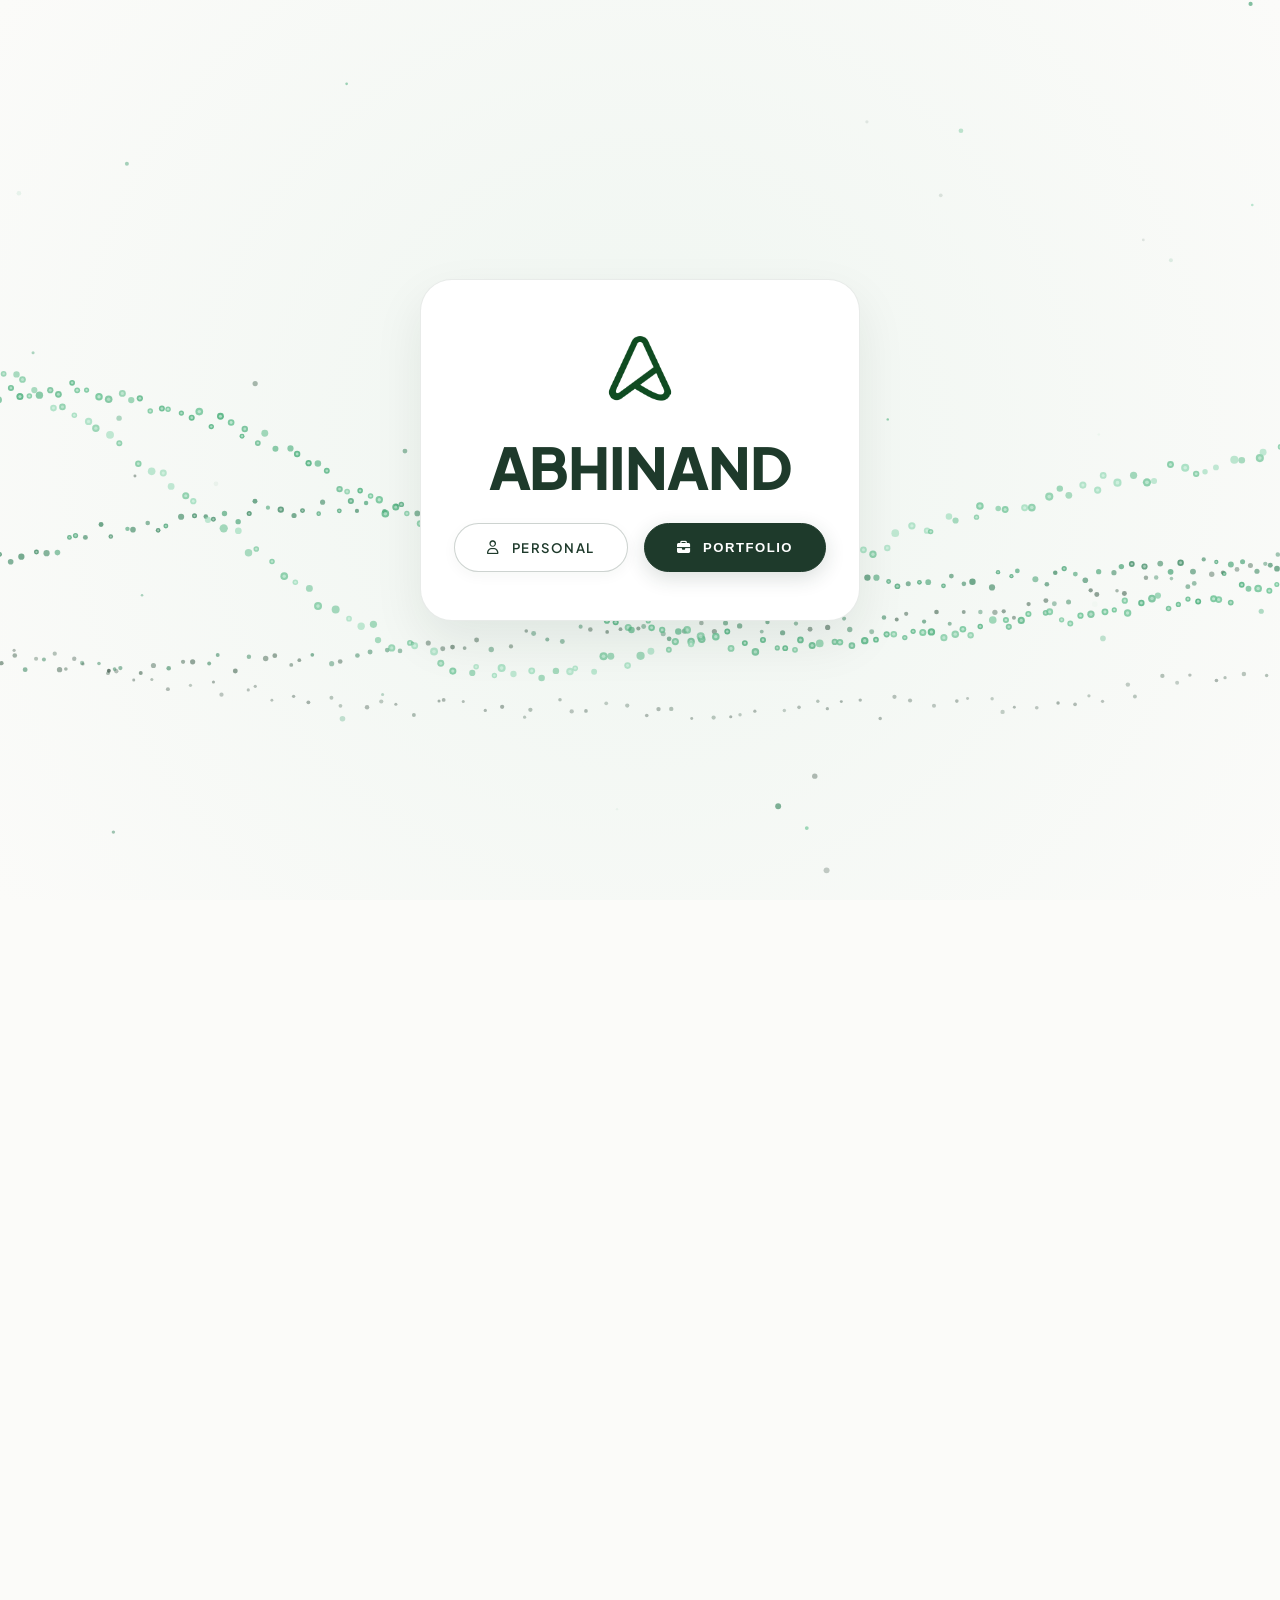
<file: index.html>
<!DOCTYPE html>
<html lang="en">
<head>
    <meta charset="UTF-8">
    <meta name="viewport" content="width=device-width, initial-scale=1.0, maximum-scale=5.0, viewport-fit=cover">
    <title>Abhinand V S | Portfolio</title>
    <link rel="preconnect" href="https://fonts.googleapis.com">
    <link rel="preconnect" href="https://fonts.gstatic.com" crossorigin>
    <link href="https://fonts.googleapis.com/css2?family=Plus+Jakarta+Sans:wght@300;400;500;600;700;800&family=Cormorant+Garamond:ital,wght@0,300;0,400;0,500;0,600;0,700;1,400;1,600&family=Montserrat:wght@300;400;500;600;700&display=swap" rel="stylesheet">
    <link rel="stylesheet" href="styles_royal.css">
    <link rel="stylesheet" href="https://cdnjs.cloudflare.com/ajax/libs/font-awesome/6.4.0/css/all.min.css">
</head>
<body class="entry-active">

    <!-- Google Gemini Atmospheric Blurred Animated Aura -->
    <div class="gemini-bg-mesh" aria-hidden="true">
        <div class="mesh-orb mesh-orb-1"></div>
        <div class="mesh-orb mesh-orb-2"></div>
        <div class="mesh-orb mesh-orb-3"></div>
        <div class="mesh-orb mesh-orb-4"></div>
        <div class="mesh-orb mesh-orb-5"></div>
    </div>

    <!-- Entry Portal / Launch Page -->
    <div id="entry-portal">
        <canvas id="portal-particles" class="portal-particles-canvas"></canvas>
        <div class="entry-card-container">
            <div class="entry-content" id="portal-card">
                <!-- Clean Logo (no circles or effects) -->
                <div class="portal-logo-wrapper">
                    <img src="assets/logo_transparent.png" alt="Abhinand Logo" class="portal-logo-img">
                </div>

                <div class="portal-brand-text">
                    <h1 class="gold-text">ABHINAND</h1>
                </div>

                <div class="entry-cards">
                    <a href="memories.html" class="royal-btn portal-btn-secondary" id="btn-personal">
                        <i class="far fa-user"></i>
                        <span>Personal</span>
                    </a>
                    <button id="btn-professional" class="royal-btn primary-btn portal-btn-primary">
                        <i class="fas fa-briefcase"></i>
                        <span>Portfolio</span>
                    </button>
                </div>
            </div>
        </div>
    </div>

    <!-- Coming Soon Toast -->
    <div id="coming-soon-toast" class="coming-soon-toast">
        <i class="fas fa-hourglass-half"></i>
        <span>Coming Soon</span>
    </div>

    <!-- Main Navigation -->
    <nav class="royal-nav" id="royal-nav">
        <div class="nav-brand">
            <img src="assets/logo_transparent.png" alt="Logo" class="nav-brand-logo">
            <span class="nav-logo">ABHINAND</span>
        </div>
        <button class="nav-hamburger" id="nav-toggle" aria-label="Toggle navigation menu" aria-expanded="false" type="button">
            <span class="hamburger-bar"></span>
            <span class="hamburger-bar"></span>
            <span class="hamburger-bar"></span>
        </button>
        <div class="nav-links" id="nav-menu">
            <a href="#about">ABOUT</a>
            <a href="#skills">SKILLS</a>
            <a href="projects.html">PROJECTS</a>
            <a href="#experience">EXPERIENCE</a>
        </div>
    </nav>
    <div class="nav-backdrop" id="nav-backdrop"></div>

    <main class="container">
        <!-- Hero -->
        <section id="hero" class="hero-section">
            <div class="hero-text">
                <h2><span class="typewriter-text">Embedded Systems Engineer</span><span class="typewriter-cursor">|</span></h2>
                <h1 class="hero-name"><span class="typewriter-name-first">ABHINAND</span> <span class="typewriter-name-last">VS</span><span class="typewriter-name-cursor">|</span></h1>
                <p>Crafting intuitive digital and physical experiences with strategy, beauty, and purpose.</p>
                <a href="projects.html" class="royal-btn primary-btn">Explore Work</a>
            </div>
            <div class="hero-visual">
                <div class="profile-frame">
                    <img src="assets/Firefly.png" alt="Abhinand">
                </div>
            </div>
        </section>

        <!-- About -->
        <section id="about">
            <h2 class="section-title">About</h2>
            <div class="full-width about-card">
                <p class="about-text-waveform">With a strong foundation in Electronics and Communication Engineering, my journey involves a blend of technical precision and creative exploration in photography and art. I strive to build robust, efficient, and innovative systems.</p>
                <div class="contact-chips">
                    <a href="https://www.linkedin.com/in/abhinand-v-s-8479b6273?utm_source=share_via&utm_content=profile&utm_medium=member_android" target="_blank" class="royal-btn"><i class="fab fa-linkedin"></i> Get in touch</a>
                </div>
            </div>
        </section>

        <!-- Skills -->
        <section id="skills">
            <h2 class="section-title">Capabilities</h2>
            <div class="grid-3">
                <a href="resume.html" class="royal-card">
                    <i class="fas fa-scroll"></i>
                    <h3>Resume</h3>
                    <p>View my full CV — experience, skills, and education all in one place.</p>
                </a>
                <a href="projects.html" class="royal-card">
                    <i class="fas fa-layer-group"></i>
                    <h3>Projects</h3>
                    <p>Personal builds, engineering projects & technical innovations.</p>
                </a>
                <a href="technical-skills.html" class="royal-card">
                    <i class="fas fa-microchip"></i>
                    <h3>Technical Skill</h3>
                    <p>Electronics, IoT, Wireless Comm, & Embedded Systems Engineering.</p>
                </a>
            </div>
        </section>

        <!-- Experience -->
        <section id="experience">
            <h2 class="section-title">Experience & Education</h2>
            <div class="timeline">
                <div class="timeline-card">
                    <span class="timeline-date">OCT 2024 - Current</span>
                    <h3>Engineer</h3>
                    <p>CDAC TVM</p>
                </div>
                <div class="timeline-card">
                    <span class="timeline-date">2024</span>
                    <h3>B.Tech in Electronics & Communication</h3>
                    <p>Sree Chitra Thirunal College of Engineering</p>
                </div>
                <div class="timeline-card">
                    <span class="timeline-date">2021</span>
                    <h3>Diploma in Electronics Engineering</h3>
                    <p>Central Polytechnic College</p>
                </div>
            </div>
        </section>
    </main>

    <!-- Page Switcher Button -->
    <button id="switch-to-portal" class="page-switch-btn" title="Open Selection Page">
        <i class="fas fa-exchange-alt"></i><span> Switch</span>
    </button>

    <script src="gemini-particles.js"></script>
    <script src="script_glass.js"></script>
</body>
</html>
</file>
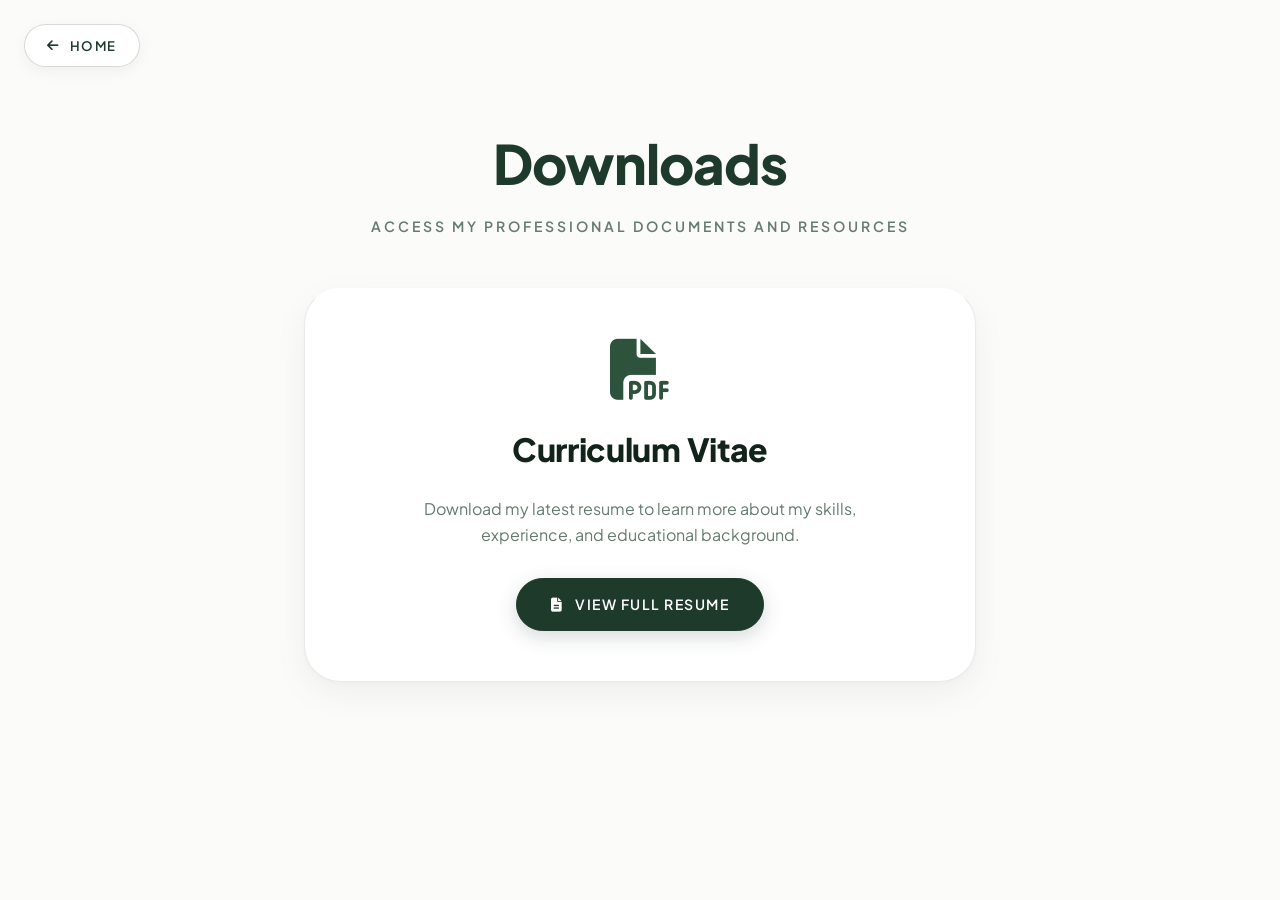
<file: download.html>
<!DOCTYPE html>
<html lang="en">

<head>
    <meta charset="UTF-8">
    <meta name="viewport" content="width=device-width, initial-scale=1.0">
    <title>Downloads | Abhinand V S</title>
    <!-- Fonts -->
    <link rel="preconnect" href="https://fonts.googleapis.com">
    <link rel="preconnect" href="https://fonts.gstatic.com" crossorigin>
    <link href="https://fonts.googleapis.com/css2?family=Plus+Jakarta+Sans:wght@300;400;500;600;700;800&family=Cormorant+Garamond:ital,wght@0,300;0,400;0,500;0,600;0,700;1,400;1,600&family=Montserrat:wght@300;400;500;600;700&display=swap" rel="stylesheet">
    <!-- Icons -->
    <link rel="stylesheet" href="https://cdnjs.cloudflare.com/ajax/libs/font-awesome/6.4.0/css/all.min.css">
    <!-- Styles -->
    <link rel="stylesheet" href="styles_royal.css">
    <style>
        .page-header {
            text-align: center;
            padding: 120px 20px 30px;
        }

        .page-header h1 {
            font-size: 3.4rem;
            letter-spacing: -0.02em;
            color: var(--forest-primary);
            font-weight: 800;
            margin-bottom: 8px;
        }

        .page-header p {
            color: var(--text-muted);
            font-size: 0.88rem;
            letter-spacing: 3px;
            text-transform: uppercase;
            font-weight: 600;
        }

        .back-nav {
            position: fixed;
            top: 24px;
            left: 24px;
            z-index: 1000;
        }

        .back-btn {
            display: inline-flex;
            align-items: center;
            gap: 10px;
            padding: 10px 22px;
            background: #ffffff;
            border: 1px solid rgba(30, 58, 43, 0.18);
            border-radius: var(--radius-full);
            color: var(--forest-primary);
            text-decoration: none;
            font-size: 0.82rem;
            font-weight: 600;
            letter-spacing: 1.5px;
            text-transform: uppercase;
            box-shadow: 0 4px 15px rgba(22, 47, 33, 0.05);
            transition: all 0.3s ease;
        }

        .back-btn:hover {
            background: var(--forest-primary);
            color: #ffffff;
            transform: translateY(-2px);
            box-shadow: 0 8px 20px rgba(30, 58, 43, 0.2);
        }

        .download-container {
            max-width: 720px;
            margin: 0 auto;
            padding: 20px 24px 100px;
            position: relative;
            z-index: 2;
        }
        
        .download-card {
            background: #ffffff;
            border: var(--liquid-border);
            border-top: var(--liquid-border-top);
            border-radius: var(--radius-xl);
            padding: 50px 36px;
            text-align: center;
            transition: all 0.4s ease;
            box-shadow: var(--liquid-shadow);
            display: flex;
            flex-direction: column;
            align-items: center;
            gap: 20px;
        }

        .download-card:hover {
            transform: translateY(-6px);
            border-color: rgba(30, 58, 43, 0.22);
            box-shadow: var(--liquid-shadow-hover);
        }

        .download-icon {
            font-size: 3.8rem;
            color: var(--forest-accent);
            margin-bottom: 5px;
        }

        .download-title {
            font-size: 2rem;
            font-weight: 800;
            letter-spacing: -0.01em;
            color: var(--forest-deep);
            margin: 0;
        }

        .download-desc {
            color: var(--text-muted);
            font-size: 1rem;
            max-width: 480px;
            line-height: 1.65;
            margin: 0;
        }

        .download-btn {
            display: inline-flex;
            align-items: center;
            gap: 12px;
            background: var(--forest-primary);
            color: #ffffff;
            padding: 14px 34px;
            border-radius: var(--radius-full);
            text-decoration: none;
            font-weight: 600;
            font-size: 0.88rem;
            letter-spacing: 1.5px;
            text-transform: uppercase;
            transition: all 0.3s ease;
            border: 1px solid var(--forest-primary);
            cursor: pointer;
            box-shadow: 0 6px 20px rgba(30, 58, 43, 0.18);
            margin-top: 10px;
        }

        .download-btn:hover {
            background: var(--forest-accent);
            transform: translateY(-2px);
            box-shadow: 0 10px 28px rgba(30, 58, 43, 0.28);
        }

        @media (max-width: 600px) {
            .page-header { padding: 90px 16px 20px; }
            .page-header h1 { font-size: clamp(2.1rem, 8vw, 2.7rem); }
            .download-container { padding: 10px 16px 80px; }
            .download-card { padding: 36px 20px; border-radius: var(--radius-lg); }
            .download-title { font-size: 1.6rem; }
            .download-desc { font-size: 0.92rem; }
            .download-btn { width: 100%; justify-content: center; }
            .back-nav { top: 16px; left: 16px; }
        }
    </style>
</head>

<body>
    <!-- Navigation Back Button -->
    <nav class="back-nav">
        <a href="index.html" class="back-btn">
            <i class="fas fa-arrow-left"></i> Home
        </a>
    </nav>

    <!-- Page Header -->
    <header class="page-header">
        <h1 class="page-title">Downloads</h1>
        <p class="page-subtitle">Access my professional documents and resources</p>
    </header>

    <!-- Download Content -->
    <section class="download-container">
        <div class="download-card">
            <i class="fas fa-file-pdf download-icon"></i>
            <h2 class="download-title">Curriculum Vitae</h2>
            <p class="download-desc">Download my latest resume to learn more about my skills, experience, and educational background.</p>
            <a href="resume.html" class="download-btn">
                <i class="fas fa-file-alt"></i> View Full Resume
            </a>
        </div>
    </section>

</body>

</html>
</file>
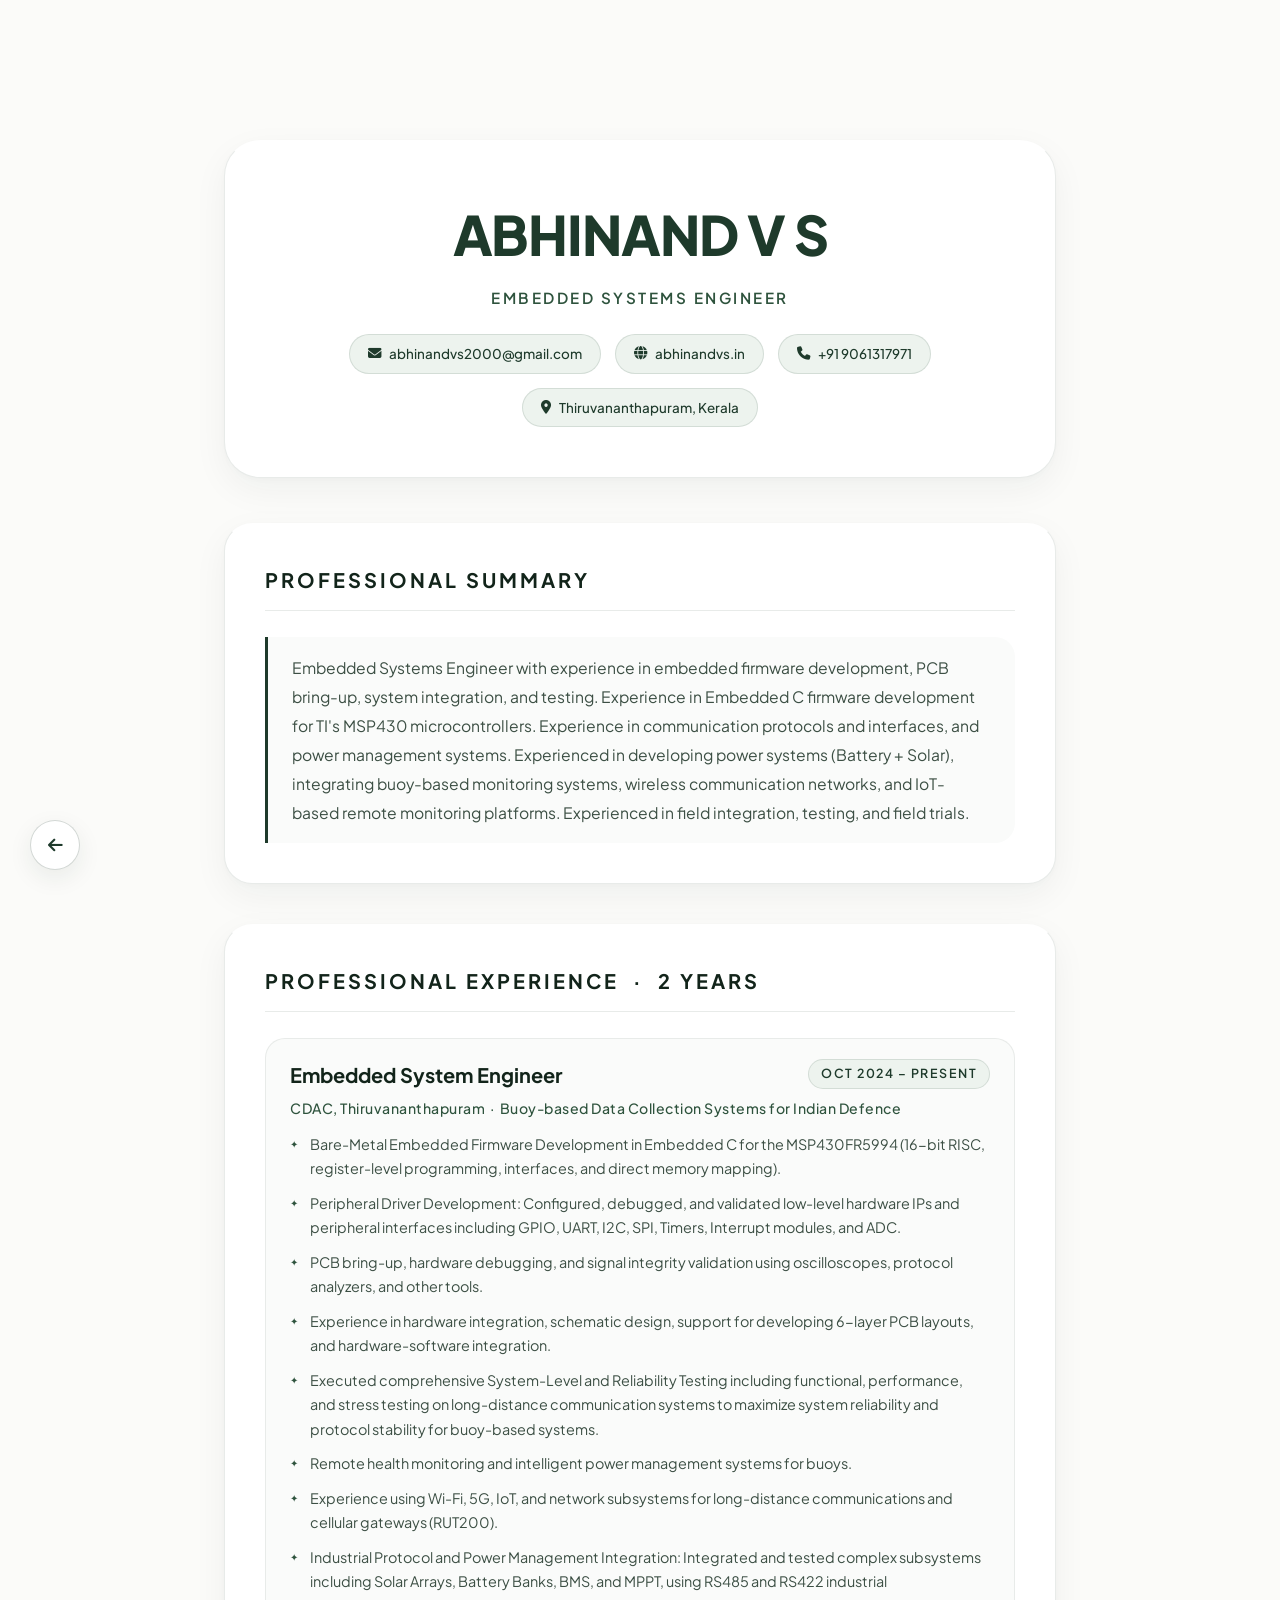
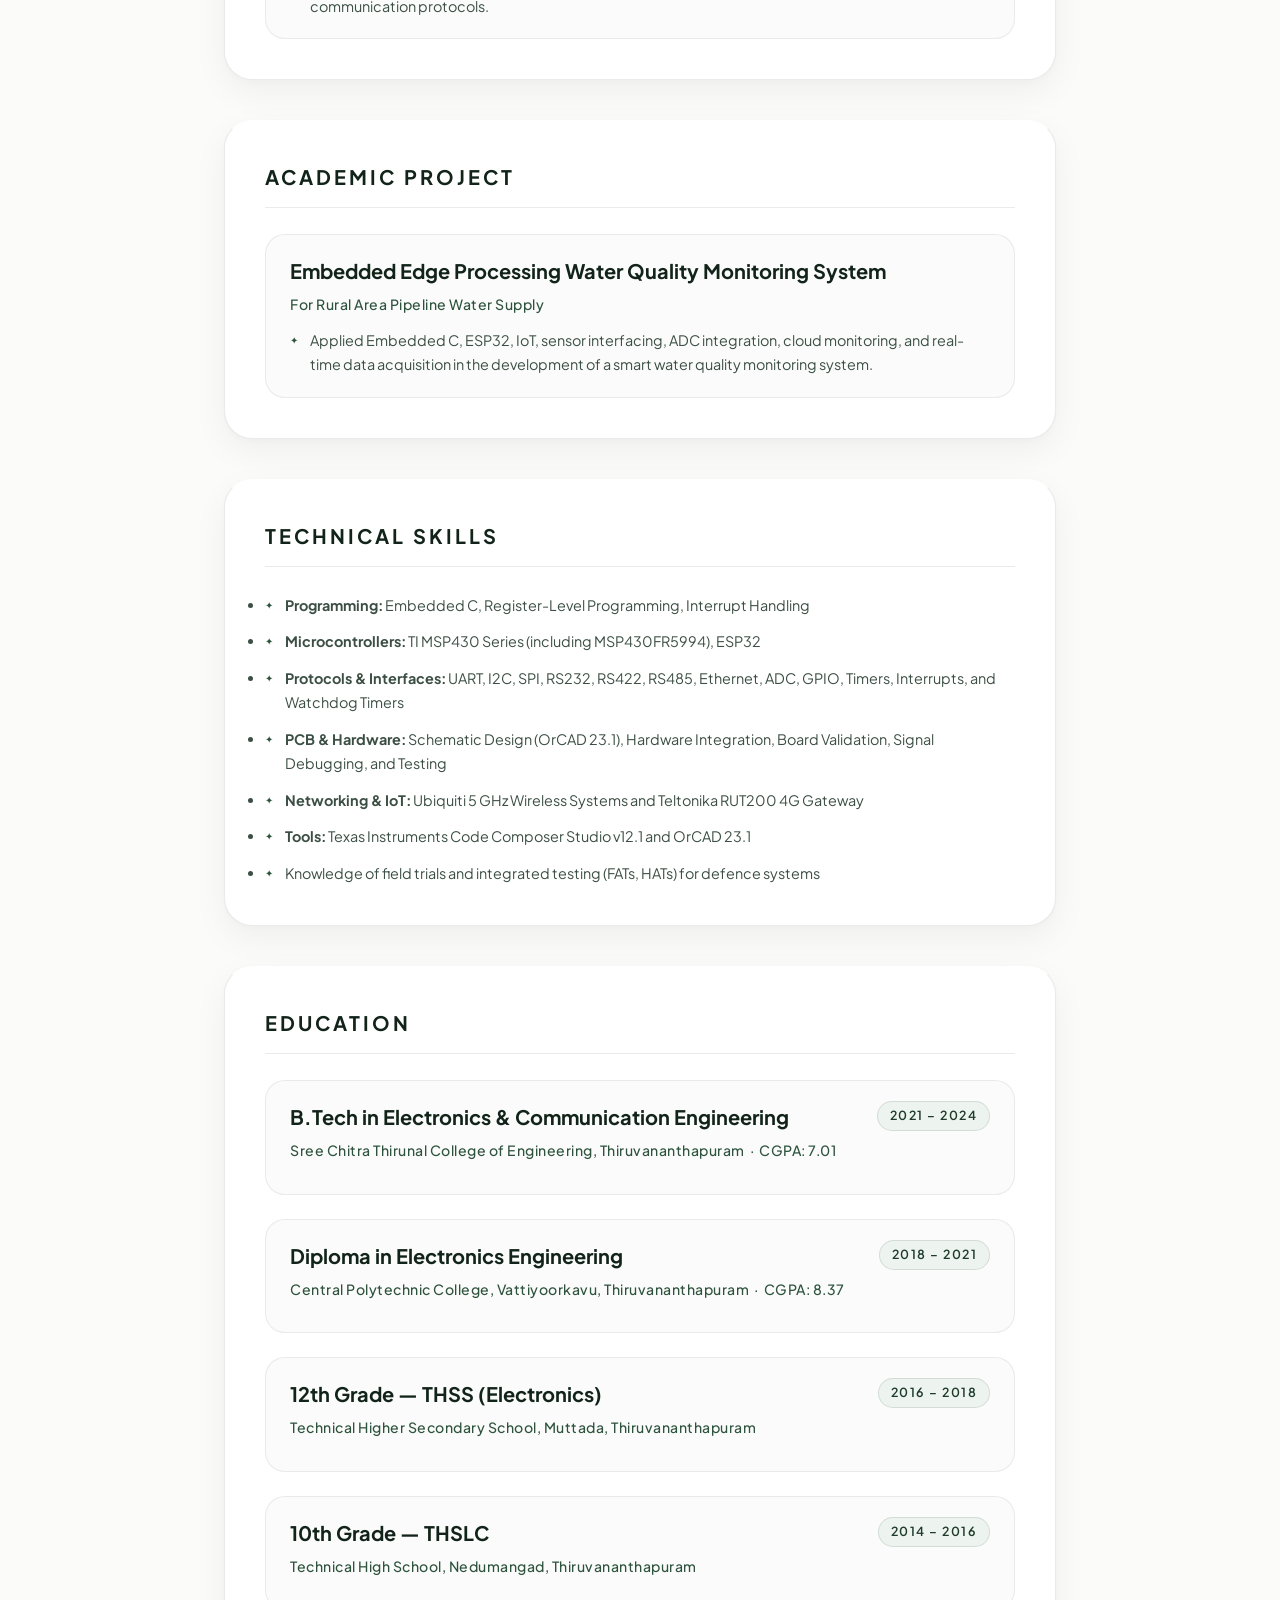
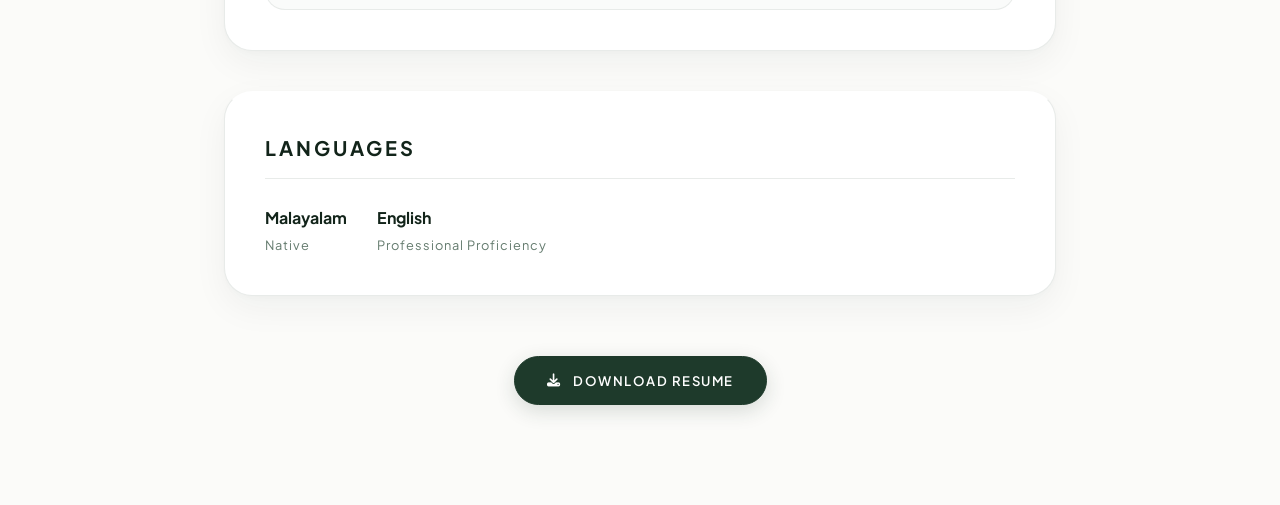
<file: resume.html>
<!DOCTYPE html>
<html lang="en">
<head>
    <meta charset="UTF-8">
    <meta name="viewport" content="width=device-width, initial-scale=1.0">
    <title>Resume | Abhinand V S</title>
    <link href="https://fonts.googleapis.com/css2?family=Cormorant+Garamond:ital,wght@0,300;0,400;0,500;0,600;1,400&family=Montserrat:wght@300;400;500&display=swap" rel="stylesheet">
    <link rel="stylesheet" href="styles_royal.css">
    <link rel="stylesheet" href="https://cdnjs.cloudflare.com/ajax/libs/font-awesome/6.4.0/css/all.min.css">
    <style>
        .resume-wrapper {
            max-width: 880px;
            margin: 0 auto;
            padding: 140px 24px 100px;
        }

        /* Resume header */
        .resume-header {
            text-align: center;
            background: var(--surface-card);
            border: var(--liquid-border);
            border-top: var(--liquid-border-top);
            border-radius: var(--radius-xl);
            padding: 50px 30px;
            margin-bottom: 45px;
            box-shadow: var(--liquid-shadow);
        }

        .resume-header h1 {
            font-size: 3.4rem;
            letter-spacing: -0.02em;
            color: var(--forest-primary);
            margin-bottom: 8px;
            font-weight: 800;
        }

        .resume-header .title {
            font-size: 0.95rem;
            letter-spacing: 2.5px;
            text-transform: uppercase;
            color: var(--forest-accent);
            font-weight: 600;
            margin-bottom: 24px;
        }

        .resume-contact {
            display: flex;
            flex-wrap: wrap;
            justify-content: center;
            gap: 14px;
            margin-top: 16px;
        }

        .resume-contact a, .resume-contact span {
            color: var(--forest-primary);
            text-decoration: none;
            font-size: 0.84rem;
            font-weight: 500;
            display: flex;
            align-items: center;
            gap: 8px;
            padding: 8px 18px;
            border-radius: var(--radius-full);
            background: var(--sage-pill);
            border: 1px solid rgba(30, 58, 43, 0.12);
            transition: all 0.3s ease;
        }

        .resume-contact a:hover {
            color: #ffffff;
            border-color: var(--forest-primary);
            background: var(--forest-primary);
            transform: translateY(-2px);
            box-shadow: 0 6px 18px rgba(30, 58, 43, 0.18);
        }

        /* Sections */
        .resume-section {
            margin-bottom: 40px;
            background: var(--surface-card);
            border: var(--liquid-border);
            border-top: var(--liquid-border-top);
            border-radius: var(--radius-lg);
            padding: 40px;
            box-shadow: var(--liquid-shadow);
            transition: transform 0.35s ease, border-color 0.35s ease;
        }

        .resume-section:hover {
            border-color: rgba(30, 58, 43, 0.22);
            transform: translateY(-3px);
            box-shadow: var(--liquid-shadow-hover);
        }

        .resume-section-title {
            font-size: 1.25rem;
            letter-spacing: 3px;
            text-transform: uppercase;
            color: var(--forest-deep);
            font-family: var(--font-body);
            font-weight: 700;
            padding-bottom: 14px;
            border-bottom: 1px solid rgba(30, 58, 43, 0.1);
            margin-bottom: 26px;
        }

        .resume-block {
            margin-bottom: 24px;
            padding: 20px 24px;
            background: #fafbfa;
            border: 1px solid rgba(30, 58, 43, 0.08);
            border-radius: var(--radius-md);
            transition: all 0.3s ease;
        }

        .resume-block:last-child {
            margin-bottom: 0;
        }

        .resume-block:hover {
            border-color: rgba(30, 58, 43, 0.2);
            background: #f4f8f5;
        }

        .resume-block-header {
            display: flex;
            justify-content: space-between;
            align-items: flex-start;
            flex-wrap: wrap;
            gap: 8px;
            margin-bottom: 6px;
        }

        .resume-block-header h3 {
            font-size: 1.25rem;
            color: var(--forest-deep);
            font-weight: 700;
        }

        .resume-block-header .date {
            color: var(--forest-primary);
            font-size: 0.78rem;
            font-weight: 600;
            letter-spacing: 1.5px;
            text-transform: uppercase;
            white-space: nowrap;
            padding: 4px 12px;
            border-radius: var(--radius-full);
            background: var(--sage-pill);
            border: 1px solid rgba(30, 58, 43, 0.12);
        }

        .resume-block .org {
            color: var(--forest-accent);
            font-size: 0.88rem;
            font-weight: 500;
            margin-bottom: 12px;
            letter-spacing: 0.5px;
        }

        .resume-block ul {
            list-style: none;
            padding: 0;
            display: flex;
            flex-direction: column;
            gap: 10px;
        }

        .resume-block ul li {
            color: var(--text-body);
            font-size: 0.9rem;
            line-height: 1.7;
            padding-left: 20px;
            position: relative;
        }

        .resume-block ul li::before {
            content: '✦';
            position: absolute;
            left: 0;
            color: var(--forest-accent);
            font-size: 0.6rem;
            top: 4px;
        }

        /* Summary */
        .resume-summary {
            color: var(--text-body);
            font-size: 0.98rem;
            line-height: 1.85;
            border-left: 3px solid var(--forest-primary);
            padding: 16px 24px;
            background: #fafbfa;
            border-radius: 0 var(--radius-md) var(--radius-md) 0;
        }

        /* Skills grid */
        .skills-list {
            display: flex;
            flex-direction: column;
            gap: 12px;
        }

        .skills-list li {
            color: var(--text-body);
            font-size: 0.9rem;
            line-height: 1.7;
            padding-left: 20px;
            position: relative;
        }

        .skills-list li::before {
            content: '✦';
            position: absolute;
            left: 0;
            color: var(--forest-accent);
            font-size: 0.6rem;
            top: 4px;
        }

        /* Languages */
        .lang-grid {
            display: flex;
            gap: 30px;
        }

        .lang-item {
            display: flex;
            flex-direction: column;
            gap: 4px;
        }

        .lang-item strong {
            color: var(--forest-deep);
            font-size: 1rem;
            font-family: var(--font-heading);
            font-weight: 700;
        }

        .lang-item span {
            color: var(--text-muted);
            font-size: 0.8rem;
            letter-spacing: 1px;
        }

        /* Download button */
        .resume-actions {
            display: flex;
            justify-content: center;
            margin-top: 60px;
        }

        @media (max-width: 600px) {
            .resume-wrapper { padding: 90px 16px 70px; }
            .resume-header { padding: 34px 18px; margin-bottom: 30px; }
            .resume-header h1 { font-size: clamp(2rem, 7.5vw, 2.5rem); }
            .resume-card { padding: 26px 18px; }
            .resume-block-header { flex-direction: column; align-items: flex-start; gap: 6px; }
            .lang-grid { flex-direction: column; gap: 14px; }
            .resume-contact { gap: 10px; }
        }
    </style>
</head>
<body>

    <!-- Switch Button -->
    <a href="index.html" class="page-switch-btn" title="Back to Portfolio">
        <i class="fas fa-arrow-left"></i>
    </a>

    <div class="resume-wrapper">

        <!-- Header -->
        <div class="resume-header">
            <h1>ABHINAND V S</h1>
            <p class="title">Embedded Systems Engineer</p>
            <div class="resume-contact">
                <a href="mailto:abhinandvs2000@gmail.com"><i class="fas fa-envelope"></i> abhinandvs2000@gmail.com</a>
                <a href="https://abhinandvs.in/" target="_blank"><i class="fas fa-globe"></i> abhinandvs.in</a>
                <span><i class="fas fa-phone"></i> +91 9061317971</span>
                <span><i class="fas fa-map-marker-alt"></i> Thiruvananthapuram, Kerala</span>
            </div>
        </div>

        <!-- Summary -->
        <div class="resume-section">
            <h2 class="resume-section-title">Professional Summary</h2>
            <p class="resume-summary">
                Embedded Systems Engineer with experience in embedded firmware development, PCB bring-up, system integration, and testing. Experience in Embedded C firmware development for TI's MSP430 microcontrollers. Experience in communication protocols and interfaces, and power management systems. Experienced in developing power systems (Battery + Solar), integrating buoy-based monitoring systems, wireless communication networks, and IoT-based remote monitoring platforms. Experienced in field integration, testing, and field trials.
            </p>
        </div>

        <!-- Experience -->
        <div class="resume-section">
            <h2 class="resume-section-title">Professional Experience &nbsp;·&nbsp; 2 Years</h2>
            <div class="resume-block">
                <div class="resume-block-header">
                    <h3>Embedded System Engineer</h3>
                    <span class="date">Oct 2024 – Present</span>
                </div>
                <p class="org">CDAC, Thiruvananthapuram &nbsp;·&nbsp; Buoy-based Data Collection Systems for Indian Defence</p>
                <ul>
                    <li>Bare-Metal Embedded Firmware Development in Embedded C for the MSP430FR5994 (16-bit RISC, register-level programming, interfaces, and direct memory mapping).</li>
                    <li>Peripheral Driver Development: Configured, debugged, and validated low-level hardware IPs and peripheral interfaces including GPIO, UART, I2C, SPI, Timers, Interrupt modules, and ADC.</li>
                    <li>PCB bring-up, hardware debugging, and signal integrity validation using oscilloscopes, protocol analyzers, and other tools.</li>
                    <li>Experience in hardware integration, schematic design, support for developing 6-layer PCB layouts, and hardware-software integration.</li>
                    <li>Executed comprehensive System-Level and Reliability Testing including functional, performance, and stress testing on long-distance communication systems to maximize system reliability and protocol stability for buoy-based systems.</li>
                    <li>Remote health monitoring and intelligent power management systems for buoys.</li>
                    <li>Experience using Wi-Fi, 5G, IoT, and network subsystems for long-distance communications and cellular gateways (RUT200).</li>
                    <li>Industrial Protocol and Power Management Integration: Integrated and tested complex subsystems including Solar Arrays, Battery Banks, BMS, and MPPT, using RS485 and RS422 industrial communication protocols.</li>
                </ul>
            </div>
        </div>

        <!-- Academic Project -->
        <div class="resume-section">
            <h2 class="resume-section-title">Academic Project</h2>
            <div class="resume-block">
                <div class="resume-block-header">
                    <h3>Embedded Edge Processing Water Quality Monitoring System</h3>
                </div>
                <p class="org">For Rural Area Pipeline Water Supply</p>
                <ul>
                    <li>Applied Embedded C, ESP32, IoT, sensor interfacing, ADC integration, cloud monitoring, and real-time data acquisition in the development of a smart water quality monitoring system.</li>
                </ul>
            </div>
        </div>

        <!-- Technical Skills -->
        <div class="resume-section">
            <h2 class="resume-section-title">Technical Skills</h2>
            <ul class="skills-list">
                <li><strong>Programming:</strong> Embedded C, Register-Level Programming, Interrupt Handling</li>
                <li><strong>Microcontrollers:</strong> TI MSP430 Series (including MSP430FR5994), ESP32</li>
                <li><strong>Protocols & Interfaces:</strong> UART, I2C, SPI, RS232, RS422, RS485, Ethernet, ADC, GPIO, Timers, Interrupts, and Watchdog Timers</li>
                <li><strong>PCB & Hardware:</strong> Schematic Design (OrCAD 23.1), Hardware Integration, Board Validation, Signal Debugging, and Testing</li>
                <li><strong>Networking & IoT:</strong> Ubiquiti 5 GHz Wireless Systems and Teltonika RUT200 4G Gateway</li>
                <li><strong>Tools:</strong> Texas Instruments Code Composer Studio v12.1 and OrCAD 23.1</li>
                <li>Knowledge of field trials and integrated testing (FATs, HATs) for defence systems</li>
            </ul>
        </div>

        <!-- Education -->
        <div class="resume-section">
            <h2 class="resume-section-title">Education</h2>

            <div class="resume-block">
                <div class="resume-block-header">
                    <h3>B.Tech in Electronics & Communication Engineering</h3>
                    <span class="date">2021 – 2024</span>
                </div>
                <p class="org">Sree Chitra Thirunal College of Engineering, Thiruvananthapuram &nbsp;·&nbsp; CGPA: 7.01</p>
            </div>

            <div class="resume-block">
                <div class="resume-block-header">
                    <h3>Diploma in Electronics Engineering</h3>
                    <span class="date">2018 – 2021</span>
                </div>
                <p class="org">Central Polytechnic College, Vattiyoorkavu, Thiruvananthapuram &nbsp;·&nbsp; CGPA: 8.37</p>
            </div>

            <div class="resume-block">
                <div class="resume-block-header">
                    <h3>12th Grade — THSS (Electronics)</h3>
                    <span class="date">2016 – 2018</span>
                </div>
                <p class="org">Technical Higher Secondary School, Muttada, Thiruvananthapuram</p>
            </div>

            <div class="resume-block">
                <div class="resume-block-header">
                    <h3>10th Grade — THSLC</h3>
                    <span class="date">2014 – 2016</span>
                </div>
                <p class="org">Technical High School, Nedumangad, Thiruvananthapuram</p>
            </div>
        </div>

        <!-- Languages -->
        <div class="resume-section">
            <h2 class="resume-section-title">Languages</h2>
            <div class="lang-grid">
                <div class="lang-item">
                    <strong>Malayalam</strong>
                    <span>Native</span>
                </div>
                <div class="lang-item">
                    <strong>English</strong>
                    <span>Professional Proficiency</span>
                </div>
            </div>
        </div>

        <!-- Actions -->
        <div class="resume-actions">
            <a href="download.html" class="royal-btn primary-btn">
                <i class="fas fa-download"></i> Download Resume
            </a>
        </div>

    </div>
</body>
</html>
</file>
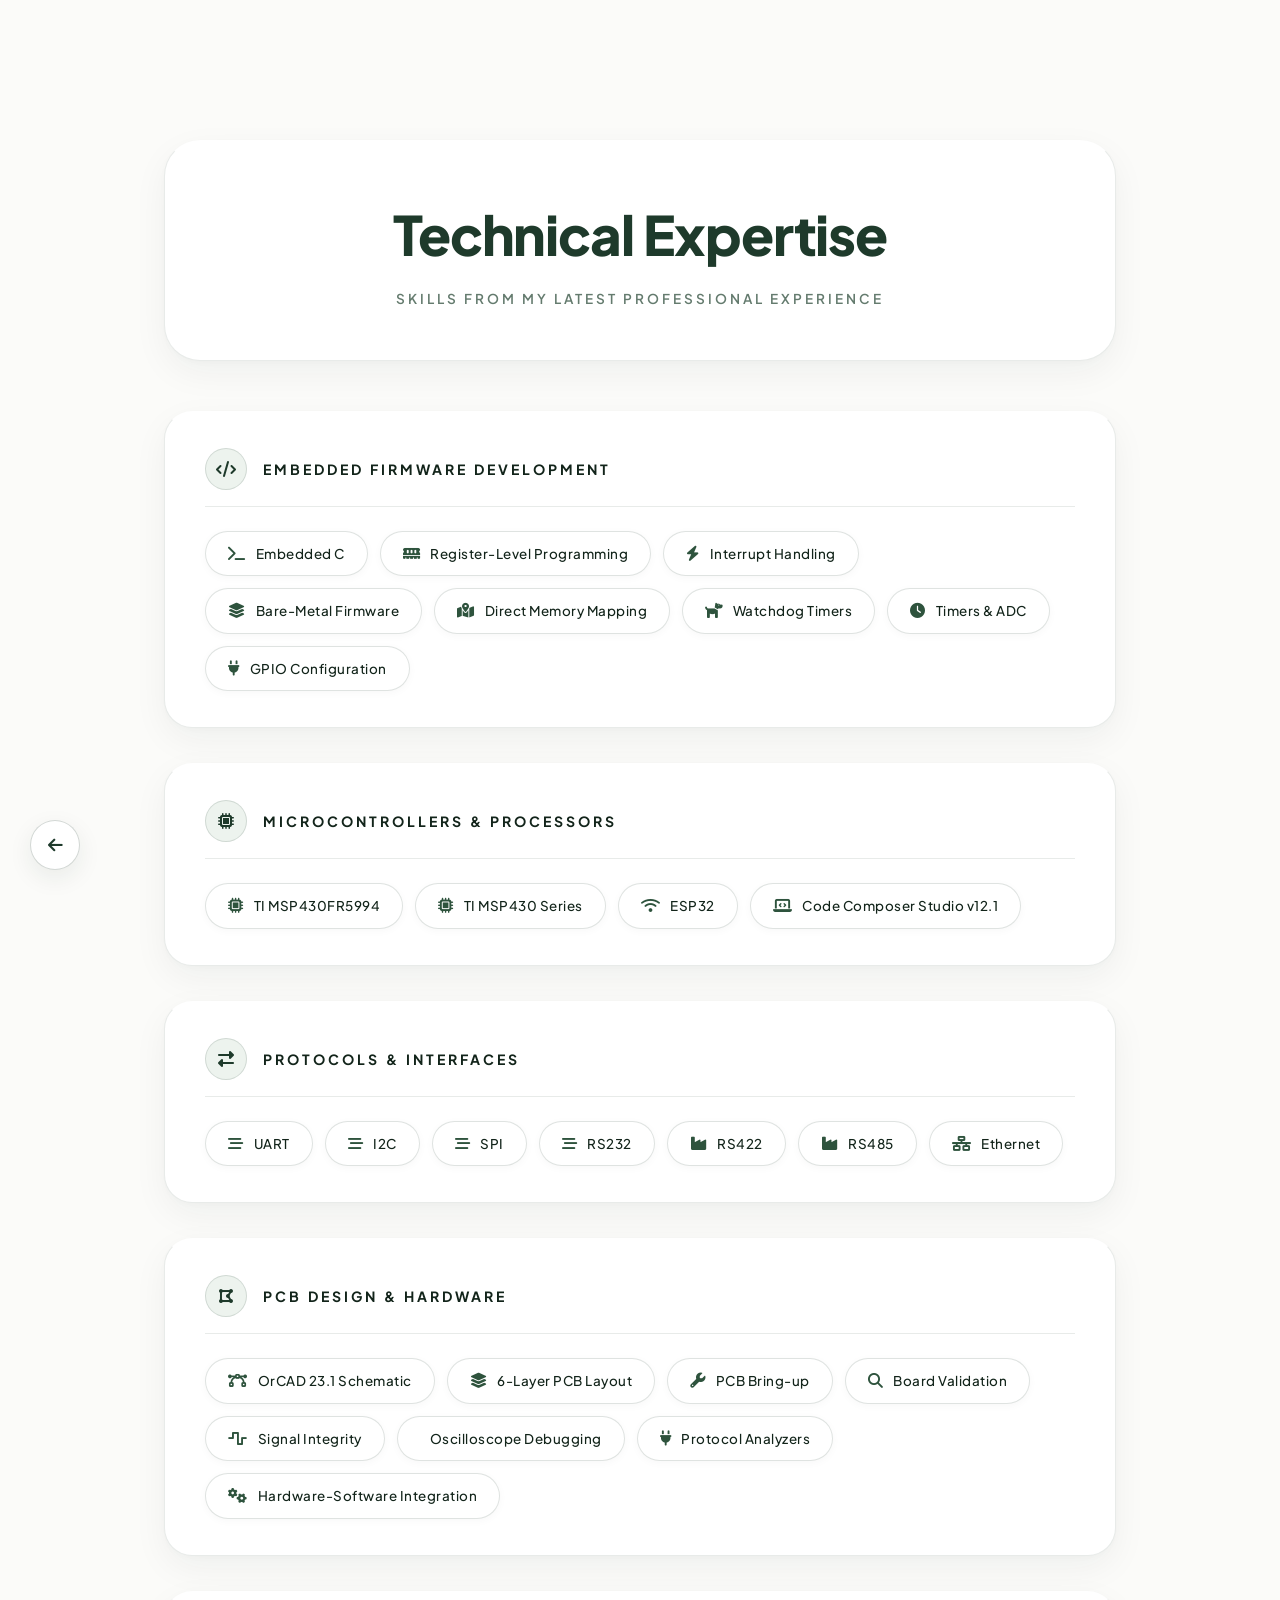
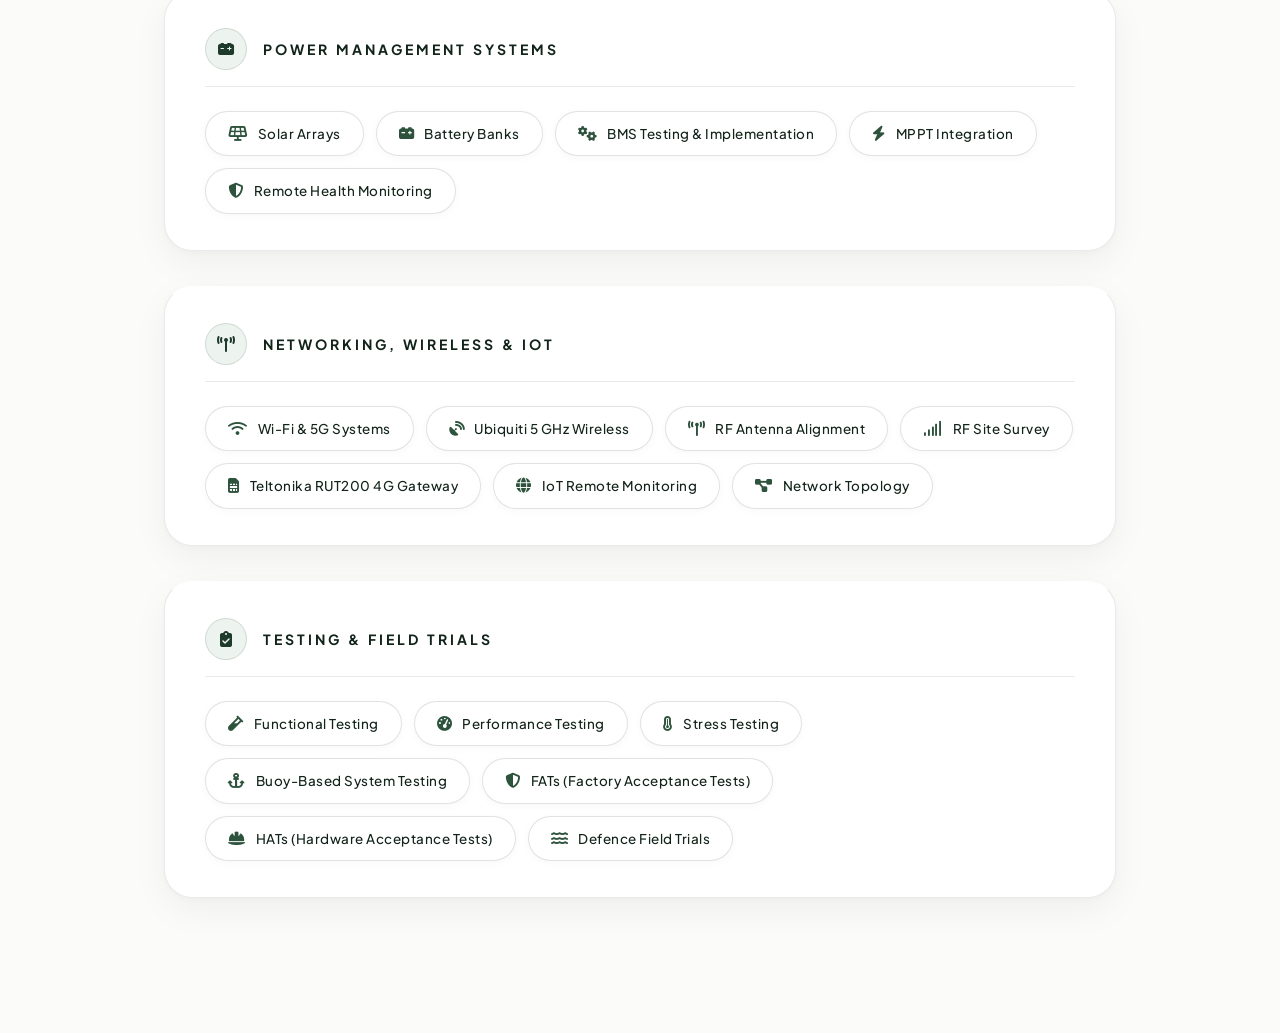
<file: technical-skills.html>
<!DOCTYPE html>
<html lang="en">
<head>
    <meta charset="UTF-8">
    <meta name="viewport" content="width=device-width, initial-scale=1.0">
    <title>Technical Skills | Abhinand V S</title>
    <link href="https://fonts.googleapis.com/css2?family=Cormorant+Garamond:ital,wght@0,300;0,400;0,500;0,600;1,400&family=Montserrat:wght@300;400;500&display=swap" rel="stylesheet">
    <link rel="stylesheet" href="styles_royal.css">
    <link rel="stylesheet" href="https://cdnjs.cloudflare.com/ajax/libs/font-awesome/6.4.0/css/all.min.css">
    <style>
        .skills-wrapper {
            max-width: 1000px;
            margin: 0 auto;
            padding: 140px 24px 100px;
        }

        .skills-page-header {
            text-align: center;
            background: var(--surface-card);
            border: var(--liquid-border);
            border-top: var(--liquid-border-top);
            border-radius: var(--radius-xl);
            padding: 50px 30px;
            margin-bottom: 50px;
            box-shadow: var(--liquid-shadow);
        }

        .skills-page-header h1 {
            font-size: 3.4rem;
            letter-spacing: -0.02em;
            color: var(--forest-primary);
            margin-bottom: 10px;
            font-weight: 800;
        }

        .skills-page-header p {
            color: var(--text-muted);
            font-size: 0.85rem;
            letter-spacing: 3px;
            text-transform: uppercase;
            font-weight: 600;
        }

        /* Category blocks */
        .skill-category {
            margin-bottom: 35px;
            background: var(--surface-card);
            border: var(--liquid-border);
            border-top: var(--liquid-border-top);
            border-radius: var(--radius-lg);
            padding: 36px 40px;
            box-shadow: var(--liquid-shadow);
            transition: all 0.35s ease;
        }

        .skill-category:hover {
            border-color: rgba(30, 58, 43, 0.22);
            transform: translateY(-4px);
            box-shadow: var(--liquid-shadow-hover);
        }

        .category-header {
            display: flex;
            align-items: center;
            gap: 16px;
            margin-bottom: 24px;
            padding-bottom: 16px;
            border-bottom: 1px solid rgba(30, 58, 43, 0.1);
        }

        .category-header i {
            font-size: 1rem;
            color: var(--forest-primary);
            width: 42px;
            height: 42px;
            border: 1px solid rgba(30, 58, 43, 0.14);
            border-radius: 50%;
            display: flex;
            align-items: center;
            justify-content: center;
            flex-shrink: 0;
            background: var(--sage-pill);
        }

        .category-header h2 {
            font-family: var(--font-body);
            font-size: 0.88rem;
            letter-spacing: 3px;
            text-transform: uppercase;
            color: var(--forest-deep);
            font-weight: 700;
        }

        /* Tech chips grid */
        .tech-grid {
            display: flex;
            flex-wrap: wrap;
            gap: 12px;
        }

        .tech-chip {
            display: flex;
            align-items: center;
            gap: 10px;
            padding: 11px 22px;
            border: 1px solid rgba(30, 58, 43, 0.14);
            border-radius: var(--radius-full);
            color: var(--forest-deep);
            font-family: var(--font-body);
            font-size: 0.84rem;
            font-weight: 500;
            letter-spacing: 0.5px;
            transition: all 0.3s cubic-bezier(0.16, 1, 0.3, 1);
            background: #ffffff;
            cursor: default;
            box-shadow: 0 2px 8px rgba(22, 47, 33, 0.03);
        }

        .tech-chip i {
            color: var(--forest-accent);
            font-size: 0.95rem;
            transition: color 0.3s ease;
        }

        .tech-chip:hover {
            border-color: var(--forest-primary);
            background: var(--forest-primary);
            transform: translateY(-3px);
            color: #ffffff;
            box-shadow: 0 8px 20px rgba(30, 58, 43, 0.2);
        }

        .tech-chip:hover i {
            color: #ffffff;
        }

        @media (max-width: 600px) {
            .skills-wrapper { padding: 90px 16px 70px; }
            .skills-page-header { padding: 34px 18px; margin-bottom: 30px; }
            .skills-page-header h1 { font-size: clamp(2rem, 7.5vw, 2.5rem); }
            .skill-category { padding: 24px 18px; }
            .tech-chip { font-size: 0.78rem; padding: 9px 16px; }
        }
    </style>
</head>
<body>

    <!-- Switch Button -->
    <a href="index.html" class="page-switch-btn" title="Back to Portfolio">
        <i class="fas fa-arrow-left"></i>
    </a>

    <div class="skills-wrapper">

        <!-- Header -->
        <div class="skills-page-header">
            <h1>Technical Expertise</h1>
            <p>Skills from my latest professional experience</p>
        </div>

        <!-- 1. Embedded Firmware -->
        <div class="skill-category">
            <div class="category-header">
                <i class="fas fa-code"></i>
                <h2>Embedded Firmware Development</h2>
            </div>
            <div class="tech-grid">
                <div class="tech-chip"><i class="fas fa-terminal"></i> Embedded C</div>
                <div class="tech-chip"><i class="fas fa-memory"></i> Register-Level Programming</div>
                <div class="tech-chip"><i class="fas fa-bolt"></i> Interrupt Handling</div>
                <div class="tech-chip"><i class="fas fa-layer-group"></i> Bare-Metal Firmware</div>
                <div class="tech-chip"><i class="fas fa-map-marked-alt"></i> Direct Memory Mapping</div>
                <div class="tech-chip"><i class="fas fa-dog"></i> Watchdog Timers</div>
                <div class="tech-chip"><i class="fas fa-clock"></i> Timers & ADC</div>
                <div class="tech-chip"><i class="fas fa-plug"></i> GPIO Configuration</div>
            </div>
        </div>

        <!-- 2. Microcontrollers -->
        <div class="skill-category">
            <div class="category-header">
                <i class="fas fa-microchip"></i>
                <h2>Microcontrollers & Processors</h2>
            </div>
            <div class="tech-grid">
                <div class="tech-chip"><i class="fas fa-microchip"></i> TI MSP430FR5994</div>
                <div class="tech-chip"><i class="fas fa-microchip"></i> TI MSP430 Series</div>
                <div class="tech-chip"><i class="fas fa-wifi"></i> ESP32</div>
                <div class="tech-chip"><i class="fas fa-laptop-code"></i> Code Composer Studio v12.1</div>
            </div>
        </div>

        <!-- 3. Communication Protocols -->
        <div class="skill-category">
            <div class="category-header">
                <i class="fas fa-exchange-alt"></i>
                <h2>Protocols & Interfaces</h2>
            </div>
            <div class="tech-grid">
                <div class="tech-chip"><i class="fas fa-stream"></i> UART</div>
                <div class="tech-chip"><i class="fas fa-stream"></i> I2C</div>
                <div class="tech-chip"><i class="fas fa-stream"></i> SPI</div>
                <div class="tech-chip"><i class="fas fa-stream"></i> RS232</div>
                <div class="tech-chip"><i class="fas fa-industry"></i> RS422</div>
                <div class="tech-chip"><i class="fas fa-industry"></i> RS485</div>
                <div class="tech-chip"><i class="fas fa-network-wired"></i> Ethernet</div>
            </div>
        </div>

        <!-- 4. PCB & Hardware -->
        <div class="skill-category">
            <div class="category-header">
                <i class="fas fa-draw-polygon"></i>
                <h2>PCB Design & Hardware</h2>
            </div>
            <div class="tech-grid">
                <div class="tech-chip"><i class="fas fa-bezier-curve"></i> OrCAD 23.1 Schematic</div>
                <div class="tech-chip"><i class="fas fa-layer-group"></i> 6-Layer PCB Layout</div>
                <div class="tech-chip"><i class="fas fa-wrench"></i> PCB Bring-up</div>
                <div class="tech-chip"><i class="fas fa-search"></i> Board Validation</div>
                <div class="tech-chip"><i class="fas fa-wave-square"></i> Signal Integrity</div>
                <div class="tech-chip"><i class="fas fa-oscilloscope"></i> Oscilloscope Debugging</div>
                <div class="tech-chip"><i class="fas fa-plug"></i> Protocol Analyzers</div>
                <div class="tech-chip"><i class="fas fa-cogs"></i> Hardware-Software Integration</div>
            </div>
        </div>

        <!-- 5. Power Systems -->
        <div class="skill-category">
            <div class="category-header">
                <i class="fas fa-car-battery"></i>
                <h2>Power Management Systems</h2>
            </div>
            <div class="tech-grid">
                <div class="tech-chip"><i class="fas fa-solar-panel"></i> Solar Arrays</div>
                <div class="tech-chip"><i class="fas fa-car-battery"></i> Battery Banks</div>
                <div class="tech-chip"><i class="fas fa-cogs"></i> BMS Testing & Implementation</div>
                <div class="tech-chip"><i class="fas fa-bolt"></i> MPPT Integration</div>
                <div class="tech-chip"><i class="fas fa-shield-alt"></i> Remote Health Monitoring</div>
            </div>
        </div>

        <!-- 6. Networking & IoT -->
        <div class="skill-category">
            <div class="category-header">
                <i class="fas fa-broadcast-tower"></i>
                <h2>Networking, Wireless & IoT</h2>
            </div>
            <div class="tech-grid">
                <div class="tech-chip"><i class="fas fa-wifi"></i> Wi-Fi & 5G Systems</div>
                <div class="tech-chip"><i class="fas fa-satellite-dish"></i> Ubiquiti 5 GHz Wireless</div>
                <div class="tech-chip"><i class="fas fa-broadcast-tower"></i> RF Antenna Alignment</div>
                <div class="tech-chip"><i class="fas fa-signal"></i> RF Site Survey</div>
                <div class="tech-chip"><i class="fas fa-sim-card"></i> Teltonika RUT200 4G Gateway</div>
                <div class="tech-chip"><i class="fas fa-globe"></i> IoT Remote Monitoring</div>
                <div class="tech-chip"><i class="fas fa-project-diagram"></i> Network Topology</div>
            </div>
        </div>

        <!-- 7. Testing & Defence -->
        <div class="skill-category">
            <div class="category-header">
                <i class="fas fa-clipboard-check"></i>
                <h2>Testing & Field Trials</h2>
            </div>
            <div class="tech-grid">
                <div class="tech-chip"><i class="fas fa-vial"></i> Functional Testing</div>
                <div class="tech-chip"><i class="fas fa-tachometer-alt"></i> Performance Testing</div>
                <div class="tech-chip"><i class="fas fa-thermometer-full"></i> Stress Testing</div>
                <div class="tech-chip"><i class="fas fa-anchor"></i> Buoy-Based System Testing</div>
                <div class="tech-chip"><i class="fas fa-shield-alt"></i> FATs (Factory Acceptance Tests)</div>
                <div class="tech-chip"><i class="fas fa-hard-hat"></i> HATs (Hardware Acceptance Tests)</div>
                <div class="tech-chip"><i class="fas fa-water"></i> Defence Field Trials</div>
            </div>
        </div>

    </div>
</body>
</html>
</file>
<file: styles_royal.css>
@import url('https://fonts.googleapis.com/css2?family=Plus+Jakarta+Sans:wght@300;400;500;600;700;800&family=Cormorant+Garamond:ital,wght@0,300;0,400;0,500;0,600;0,700;1,400;1,600&family=Montserrat:wght@300;400;500;600;700&display=swap');

:root {
    /* White Aesthetic Palette with Forest & Sage Green */
    --bg-page: #fbfbf9;
    --bg-green: #fbfbf9; /* Fallback for existing components */
    --surface-card: #ffffff;
    --surface-glass: rgba(255, 255, 255, 0.88);
    --surface-subtle: #f5f8f5;

    /* Forest Green tones inspired by the editorial reference */
    --forest-deep: #12241a;
    --forest-primary: #1e3a2b;
    --forest-accent: #2e533d;
    --forest-mid: #3f6e52;
    --forest-hover: #162c20;
    --sage-light: #e8efe9;
    --sage-pill: #edf3ee;
    --sage-border: rgba(30, 58, 43, 0.12);

    /* Mapped compatibility tokens */
    --gold: #1e3a2b;
    --gold-dim: rgba(30, 58, 43, 0.12);
    --gold-light: rgba(30, 58, 43, 0.25);
    --gold-glow: rgba(46, 83, 61, 0.08);

    /* Typography tones */
    --text-cream: #12241a;
    --text-main: #12241a;
    --text-body: #3c4f44;
    --text-muted: #647b6e;
    --text-light: #ffffff;

    /* Liquid Glass & Curved Editorial Tokens */
    --radius-sm: 14px;
    --radius-md: 20px;
    --radius-lg: 28px;
    --radius-xl: 36px;
    --radius-full: 9999px;

    --glass-blur: blur(20px) saturate(140%);
    --liquid-bg: #ffffff;
    --liquid-border: 1px solid rgba(30, 58, 43, 0.1);
    --liquid-border-top: 1px solid rgba(255, 255, 255, 0.95);
    --liquid-shadow: 0 12px 35px rgba(22, 47, 33, 0.05), 0 2px 6px rgba(22, 47, 33, 0.02);
    --liquid-shadow-hover: 0 20px 48px rgba(22, 47, 33, 0.1), 0 4px 12px rgba(22, 47, 33, 0.04);
    
    --font-heading: 'Plus Jakarta Sans', -apple-system, BlinkMacSystemFont, sans-serif;
    --font-serif: 'Cormorant Garamond', Georgia, serif;
    --font-body: 'Plus Jakarta Sans', 'Montserrat', sans-serif;
}

* {
    margin: 0;
    padding: 0;
    box-sizing: border-box;
}

body {
    background-color: var(--bg-page);
    color: var(--text-body);
    font-family: var(--font-body);
    line-height: 1.6;
    overflow-x: hidden;
    position: relative;
    -webkit-font-smoothing: antialiased;
}

/* Google Gemini-Style Atmospheric Blurred Background Animation */
.gemini-bg-mesh {
    position: fixed;
    top: 0;
    left: 0;
    width: 100vw;
    height: 100vh;
    overflow: hidden;
    pointer-events: none;
    z-index: 0;
}

.gemini-bg-mesh .mesh-orb {
    position: absolute;
    border-radius: 50%;
    filter: blur(75px);
    opacity: 0.72;
    mix-blend-mode: multiply;
    will-change: transform;
}

/* Luminous Mint-Jade Glow (Center-Top Flow) */
.gemini-bg-mesh .mesh-orb-1 {
    width: 65vw;
    height: 55vh;
    top: -12vh;
    left: 8vw;
    background: radial-gradient(circle, rgba(98, 222, 148, 0.76) 0%, rgba(142, 230, 180, 0.48) 45%, rgba(205, 246, 222, 0.2) 72%, transparent 85%);
    animation: geminiOrbit1 9s ease-in-out infinite alternate;
}

/* Warm Golden Sunbeam Yellow (Top-Right) */
.gemini-bg-mesh .mesh-orb-2 {
    width: 65vw;
    height: 60vh;
    top: -15vh;
    right: 5vw;
    background: radial-gradient(circle, rgba(255, 224, 98, 0.78) 0%, rgba(255, 236, 148, 0.5) 45%, rgba(255, 248, 200, 0.2) 72%, transparent 85%);
    animation: geminiOrbit2 10s ease-in-out infinite alternate;
}

/* Radiant Emerald Silk Glow (Right Edge) */
.gemini-bg-mesh .mesh-orb-3 {
    width: 65vw;
    height: 65vw;
    top: 25vh;
    right: -15vw;
    background: radial-gradient(circle, rgba(82, 206, 138, 0.74) 0%, rgba(135, 224, 175, 0.45) 45%, rgba(198, 244, 218, 0.18) 70%, transparent 85%);
    animation: geminiOrbit3 12s ease-in-out infinite alternate;
}

/* Fresh Lime-Mint Aurora Glow (Bottom Flow) */
.gemini-bg-mesh .mesh-orb-4 {
    width: 70vw;
    height: 65vh;
    bottom: -18vh;
    left: 10vw;
    background: radial-gradient(circle, rgba(162, 235, 118, 0.72) 0%, rgba(206, 242, 155, 0.45) 45%, rgba(238, 250, 204, 0.18) 72%, transparent 85%);
    animation: geminiOrbit4 11s ease-in-out infinite alternate;
}

/* Sunny Buttercup Amber Glow (Left Floating Core) */
.gemini-bg-mesh .mesh-orb-5 {
    width: 55vw;
    height: 55vw;
    top: 30vh;
    left: -12vw;
    background: radial-gradient(circle, rgba(255, 228, 118, 0.74) 0%, rgba(255, 210, 100, 0.46) 45%, rgba(255, 244, 185, 0.18) 72%, transparent 85%);
    animation: geminiOrbit5 8.5s ease-in-out infinite alternate;
}

@keyframes geminiOrbit1 {
    0% {
        transform: translate(0, 0) scale(1) rotate(0deg);
    }
    50% {
        transform: translate(14vw, 10vh) scale(1.22) rotate(18deg);
    }
    100% {
        transform: translate(-10vw, 16vh) scale(0.88) rotate(-14deg);
    }
}

@keyframes geminiOrbit2 {
    0% {
        transform: translate(0, 0) scale(1);
    }
    50% {
        transform: translate(-14vw, 12vh) scale(1.2);
    }
    100% {
        transform: translate(-8vw, 20vh) scale(0.9);
    }
}

@keyframes geminiOrbit3 {
    0% {
        transform: translate(0, 0) scale(1);
    }
    50% {
        transform: translate(-16vw, -12vh) scale(1.24);
    }
    100% {
        transform: translate(-10vw, 18vh) scale(0.85);
    }
}

@keyframes geminiOrbit4 {
    0% {
        transform: translate(0, 0) scale(1);
    }
    50% {
        transform: translate(-14vw, -15vh) scale(1.18);
    }
    100% {
        transform: translate(16vw, -8vh) scale(1.12);
    }
}

@keyframes geminiOrbit5 {
    0% {
        transform: translate(0, 0) scale(1);
    }
    50% {
        transform: translate(15vw, -12vh) scale(1.24);
    }
    100% {
        transform: translate(8vw, 16vh) scale(0.86);
    }
}

body.entry-active {
    overflow: hidden;
    height: 100vh;
}

body.entry-active main,
body.entry-active nav {
    opacity: 0;
    pointer-events: none;
}

main, nav {
    transition: opacity 0.8s ease;
    position: relative;
    z-index: 1;
}

/* Typography */
h1, h2, h3, h4 {
    font-family: var(--font-heading);
    font-weight: 700;
    color: var(--forest-deep);
}

.gold-text {
    color: var(--forest-primary);
}

.cream-text {
    color: var(--forest-deep);
}

/* Entry Portal / Launch Page - Clean & Static (No animations or orbital effects) */
#entry-portal {
    position: fixed;
    top: 0;
    left: 0;
    width: 100vw;
    height: 100vh;
    z-index: 9999;
    display: flex;
    justify-content: center;
    align-items: center;
    background-color: #fbfbf9;
    background-image: radial-gradient(circle at center, rgba(235, 244, 238, 0.75) 0%, #fbfbf9 100%);
    overflow: hidden;
    transition: opacity 0.5s ease, visibility 0.5s ease;
}

.portal-particles-canvas {
    position: absolute;
    top: 0;
    left: 0;
    width: 100%;
    height: 100%;
    z-index: 1;
    pointer-events: none;
}

body:not(.entry-active) #entry-portal {
    opacity: 0;
    visibility: hidden;
    pointer-events: none;
}

.entry-card-container {
    position: relative;
    z-index: 2;
    padding: 20px;
}

/* Clean Portal Card */
.entry-content {
    text-align: center;
    display: flex;
    flex-direction: column;
    align-items: center;
    gap: 22px;
    padding: 48px 58px;
    background: #ffffff;
    border: 1px solid rgba(30, 58, 43, 0.1);
    border-radius: 32px;
    box-shadow: 0 20px 50px rgba(18, 42, 28, 0.08);
    max-width: 440px;
    width: 90vw;
}

/* Clean Logo (No surrounding circle, aura, or animation) */
.portal-logo-wrapper {
    display: flex;
    align-items: center;
    justify-content: center;
    margin-bottom: 2px;
}

.portal-logo-img {
    width: 86px;
    height: 86px;
    object-fit: contain;
}

/* Brand Text */
.portal-brand-text {
    text-align: center;
}

.portal-brand-text h1 {
    font-size: 3.6rem;
    line-height: 1;
    margin-bottom: 0;
    letter-spacing: -0.02em;
    font-weight: 800;
    color: var(--forest-primary);
}

.entry-cards {
    display: flex;
    gap: 16px;
    margin-top: 6px;
}

.portal-btn-secondary {
    background: #ffffff;
    border: 1px solid rgba(30, 58, 43, 0.2);
    color: var(--forest-primary);
    box-shadow: 0 4px 14px rgba(22, 47, 33, 0.04);
}

.portal-btn-secondary:hover {
    background: var(--sage-pill);
    color: var(--forest-primary);
    border-color: var(--forest-primary);
    transform: translateY(-2px);
    box-shadow: 0 8px 20px rgba(30, 58, 43, 0.14);
}

.portal-btn-primary {
    background: var(--forest-primary);
    color: #ffffff;
    border: 1px solid var(--forest-primary);
    font-weight: 600;
    box-shadow: 0 6px 20px rgba(30, 58, 43, 0.18);
}

.portal-btn-primary:hover {
    background: var(--forest-accent);
    color: #ffffff;
    transform: translateY(-2px);
    box-shadow: 0 10px 26px rgba(30, 58, 43, 0.25);
}

/* Nav Brand Logo */
.nav-brand-logo {
    width: 28px;
    height: 28px;
    object-fit: contain;
}

/* Buttons */
.royal-btn {
    display: inline-flex;
    align-items: center;
    gap: 12px;
    padding: 13px 32px;
    border: 1px solid rgba(30, 58, 43, 0.22);
    border-radius: var(--radius-full);
    color: var(--forest-primary);
    text-decoration: none;
    font-size: 0.82rem;
    font-weight: 600;
    letter-spacing: 1.5px;
    text-transform: uppercase;
    cursor: pointer;
    background: #ffffff;
    box-shadow: 0 4px 14px rgba(22, 47, 33, 0.04);
    transition: all 0.35s cubic-bezier(0.16, 1, 0.3, 1);
}

.royal-btn:hover {
    background: var(--forest-primary);
    color: #ffffff;
    border-color: var(--forest-primary);
    box-shadow: 0 8px 24px rgba(30, 58, 43, 0.2);
    transform: translateY(-2px);
}

.primary-btn {
    background: var(--forest-primary);
    color: #ffffff;
    border: 1px solid var(--forest-primary);
    font-weight: 600;
    box-shadow: 0 6px 20px rgba(30, 58, 43, 0.16);
}

.primary-btn:hover {
    background: var(--forest-accent);
    color: #ffffff;
    border-color: var(--forest-accent);
    box-shadow: 0 10px 28px rgba(30, 58, 43, 0.26);
    transform: translateY(-2px);
}

/* Navigation - Floating White Glass Island */
.royal-nav {
    position: fixed;
    top: 20px;
    left: 50%;
    transform: translateX(-50%);
    width: min(92%, 1160px);
    padding: 16px 36px;
    display: flex;
    flex-direction: row;
    justify-content: space-between;
    align-items: center;
    z-index: 1000;
    background: rgba(255, 255, 255, 0.86);
    backdrop-filter: var(--glass-blur);
    -webkit-backdrop-filter: var(--glass-blur);
    border: 1px solid rgba(30, 58, 43, 0.1);
    border-top: 1px solid rgba(255, 255, 255, 0.95);
    border-radius: var(--radius-full);
    box-shadow: 0 12px 35px rgba(22, 47, 33, 0.05), 0 2px 6px rgba(22, 47, 33, 0.02);
    transition: all 0.4s ease;
}

.nav-brand {
    display: flex;
    align-items: center;
    gap: 12px;
}

.nav-brand i {
    font-size: 0.75rem;
    color: var(--forest-mid);
}

.nav-logo {
    font-family: var(--font-heading);
    font-size: 1.4rem;
    font-weight: 800;
    letter-spacing: 4px;
    text-transform: uppercase;
    color: var(--forest-primary);
    text-shadow: none;
}

.nav-links {
    display: flex;
    gap: 20px;
}

.nav-links a {
    color: var(--text-body);
    text-decoration: none;
    font-size: 0.75rem;
    font-weight: 600;
    letter-spacing: 2px;
    text-transform: uppercase;
    padding: 7px 16px;
    border-radius: var(--radius-full);
    transition: all 0.25s ease;
}

.nav-links a:hover {
    color: var(--forest-primary);
    background: var(--sage-pill);
}

/* Nav Hamburger / Collapse Button */
.nav-hamburger {
    display: none;
    background: transparent;
    border: none;
    cursor: pointer;
    width: 40px;
    height: 40px;
    border-radius: 50%;
    align-items: center;
    justify-content: center;
    flex-direction: column;
    gap: 5px;
    padding: 0;
    transition: background-color 0.25s ease, transform 0.2s ease;
    z-index: 1002;
    -webkit-tap-highlight-color: transparent;
}

.nav-hamburger:hover,
.nav-hamburger:focus-visible {
    background: var(--sage-pill);
    outline: none;
}

.hamburger-bar {
    display: block;
    width: 20px;
    height: 2px;
    background-color: var(--forest-primary);
    border-radius: 2px;
    transition: transform 0.3s cubic-bezier(0.16, 1, 0.3, 1), opacity 0.2s ease;
    transform-origin: center;
}

/* Hamburger Active State: morph into an 'X' */
.nav-hamburger.is-active .hamburger-bar:nth-child(1) {
    transform: translateY(7px) rotate(45deg);
}

.nav-hamburger.is-active .hamburger-bar:nth-child(2) {
    opacity: 0;
    transform: scaleX(0);
}

.nav-hamburger.is-active .hamburger-bar:nth-child(3) {
    transform: translateY(-7px) rotate(-45deg);
}

/* Nav Backdrop Overlay */
.nav-backdrop {
    display: none;
    position: fixed;
    inset: 0;
    background: rgba(18, 36, 26, 0.25);
    backdrop-filter: blur(4px);
    -webkit-backdrop-filter: blur(4px);
    z-index: 998;
    opacity: 0;
    pointer-events: none;
    transition: opacity 0.3s ease;
}

/* Main Layout */
.container {
    max-width: 1200px;
    margin: 0 auto;
    padding: 160px 24px 90px;
    display: flex;
    flex-direction: column;
    gap: 110px;
}

.section-title {
    font-size: 2.8rem;
    font-weight: 800;
    letter-spacing: -0.02em;
    color: var(--forest-deep);
    margin-bottom: 50px;
    text-align: center;
    position: relative;
    padding-bottom: 18px;
    text-shadow: none;
}

.section-title::after {
    content: '✧';
    position: absolute;
    bottom: -14px;
    left: 50%;
    transform: translateX(-50%);
    color: var(--forest-mid);
    font-size: 1rem;
}

/* Hero Section */
.hero-section {
    display: flex;
    align-items: center;
    justify-content: space-between;
    min-height: 65vh;
    gap: 50px;
}

.hero-text {
    flex: 1;
    display: flex;
    flex-direction: column;
    align-items: flex-start;
    gap: 24px;
}

.hero-text h2 {
    color: var(--forest-accent);
    font-size: 0.85rem;
    text-transform: uppercase;
    letter-spacing: 3.5px;
    font-family: var(--font-body);
    font-weight: 700;
    background: var(--sage-pill);
    padding: 7px 18px;
    border-radius: var(--radius-full);
    border: 1px solid rgba(30, 58, 43, 0.1);
    display: inline-flex;
    align-items: center;
    min-height: 36px;
    white-space: nowrap;
}

.typewriter-cursor {
    display: inline-block;
    color: var(--forest-primary);
    font-weight: 300;
    margin-left: 3px;
    animation: blinkCursor 0.85s infinite;
}

@keyframes blinkCursor {
    0%, 100% { opacity: 1; }
    50% { opacity: 0; }
}

.hero-text h1 {
    font-size: 5.2rem;
    line-height: 1.05;
    color: var(--forest-deep);
    font-weight: 800;
    letter-spacing: -0.03em;
    white-space: nowrap;
    text-shadow: none;
    min-height: 1.1em;
    display: inline-flex;
    align-items: baseline;
}

.hero-text h1 span {
    font-style: normal;
    font-weight: 400;
    color: var(--forest-accent);
}

.hero-text h1 .typewriter-name-first {
    color: var(--forest-deep);
    font-weight: 800;
}

.hero-text h1 .typewriter-name-last {
    color: var(--forest-accent);
    font-weight: 400;
}

.typewriter-name-cursor {
    display: inline-block;
    color: var(--forest-accent);
    font-weight: 300;
    font-style: normal;
    margin-left: 4px;
    animation: blinkCursor 0.85s infinite;
}

.hero-text p {
    font-size: 1.05rem;
    color: var(--text-muted);
    max-width: 460px;
    font-weight: 400;
    line-height: 1.75;
}

.hero-text p.animate-in {
    animation: heroFadeUp 0.75s cubic-bezier(0.16, 1, 0.3, 1) 0.1s forwards;
}

@keyframes heroFadeUp {
    from {
        opacity: 0;
        transform: translateY(14px);
    }
    to {
        opacity: 1;
        transform: translateY(0);
    }
}

.hero-visual {
    flex: 1;
    display: flex;
    justify-content: flex-end;
    position: relative;
}

.hero-visual::before {
    content: '';
    position: absolute;
    top: -16px;
    right: -16px;
    width: 100%;
    height: 100%;
    border: 1px solid rgba(30, 58, 43, 0.14);
    border-radius: 200px 200px var(--radius-lg) var(--radius-lg);
    z-index: -1;
    background: radial-gradient(circle at 30% 20%, rgba(46, 83, 61, 0.06) 0%, transparent 70%);
    filter: drop-shadow(0 15px 30px rgba(22, 47, 33, 0.04));
}

.profile-frame {
    width: 380px;
    height: 520px;
    border-radius: 200px 200px var(--radius-lg) var(--radius-lg);
    overflow: hidden;
    border: 1px solid rgba(30, 58, 43, 0.12);
    border-top: 1px solid rgba(255, 255, 255, 0.9);
    box-shadow: 0 20px 45px rgba(22, 47, 33, 0.07);
    background: #ffffff;
    position: relative;
}

.profile-frame::after {
    content: '';
    position: absolute;
    inset: 0;
    pointer-events: none;
    background: linear-gradient(180deg, rgba(255, 255, 255, 0.2) 0%, transparent 40%, rgba(30, 58, 43, 0.06) 100%);
}

.profile-frame img {
    width: 100%;
    height: 100%;
    object-fit: cover;
    transition: transform 0.8s cubic-bezier(0.16, 1, 0.3, 1);
}

.profile-frame:hover img {
    transform: scale(1.04);
}

/* About & Full Width */
.full-width {
    padding: 60px 70px;
    border: var(--liquid-border);
    border-top: var(--liquid-border-top);
    background: var(--surface-card);
    border-radius: var(--radius-lg);
    box-shadow: var(--liquid-shadow);
    text-align: center;
    font-size: 1.35rem;
    line-height: 1.85;
    font-family: var(--font-serif);
    color: var(--forest-deep);
    position: relative;
    overflow: hidden;
}

.full-width::before {
    content: '';
    position: absolute;
    top: 0;
    left: 0;
    right: 0;
    height: 2px;
    background: linear-gradient(90deg, transparent, rgba(46, 83, 61, 0.2), transparent);
}

.contact-chips {
    margin-top: 36px;
    display: flex;
    justify-content: center;
    gap: 18px;
}

/* ==========================================================================
   About Section Waveform Text Animation (Static Text - Always Visible)
   ========================================================================== */

.about-card {
    position: relative;
    overflow: hidden;
}

.about-text-waveform {
    display: inline-block;
    width: 100%;
    margin: 0;
    font-kerning: normal;
    opacity: 1 !important;
}

.about-text-waveform .wave-word {
    display: inline-block;
    white-space: nowrap;
}

.about-text-waveform .wave-space {
    display: inline;
}

.about-text-waveform .wave-char {
    display: inline-block;
    vertical-align: baseline;
    opacity: 1 !important;
    transform: translateY(0);
    filter: none !important;
    will-change: transform, color;
    transition: color 0.35s ease;
}

/* Waveform when scrolling DOWN (undulating wave ripples left-to-right across static text) */
.about-text-waveform.wave-anim-down .wave-char {
    animation: waveCharScrollDown 0.72s cubic-bezier(0.25, 0.46, 0.45, 0.94) both;
    animation-delay: calc(var(--char-index) * 9ms);
}

@keyframes waveCharScrollDown {
    0% {
        transform: translateY(0) scale(1);
    }
    28% {
        transform: translateY(-11px) scale(1.05);
        color: var(--forest-primary);
    }
    55% {
        transform: translateY(6px) scale(0.98);
    }
    78% {
        transform: translateY(-2px) scale(1.01);
    }
    100% {
        transform: translateY(0) scale(1);
    }
}

/* Waveform when scrolling UP (undulating wave ripples right-to-left across static text) */
.about-text-waveform.wave-anim-up .wave-char {
    animation: waveCharScrollUp 0.72s cubic-bezier(0.25, 0.46, 0.45, 0.94) both;
    animation-delay: calc((var(--total-chars) - var(--char-index)) * 9ms);
}

@keyframes waveCharScrollUp {
    0% {
        transform: translateY(0) scale(1);
    }
    28% {
        transform: translateY(-11px) scale(1.05);
        color: var(--forest-primary);
    }
    55% {
        transform: translateY(6px) scale(0.98);
    }
    78% {
        transform: translateY(-2px) scale(1.01);
    }
    100% {
        transform: translateY(0) scale(1);
    }
}

/* Ambient waveform ripple on hover */
.about-card:hover .wave-char {
    animation: waveCharAmbient 1.6s ease-in-out infinite alternate;
    animation-delay: calc(var(--char-index) * 16ms);
}

@keyframes waveCharAmbient {
    0% {
        transform: translateY(0);
    }
    50% {
        transform: translateY(-4px);
        color: var(--forest-primary);
    }
    100% {
        transform: translateY(2px);
    }
}

/* Contact chips are always fully visible */
.about-card .contact-chips {
    opacity: 1 !important;
    transform: translateY(0) !important;
    pointer-events: auto !important;
}

@media (prefers-reduced-motion: reduce) {
    .about-text-waveform .wave-char {
        opacity: 1 !important;
        transform: none !important;
        filter: none !important;
        animation: none !important;
    }
}

/* Grids */
.grid-3 {
    display: grid;
    grid-template-columns: repeat(auto-fit, minmax(300px, 1fr));
    gap: 32px;
}

.grid-2 {
    display: grid;
    grid-template-columns: repeat(auto-fit, minmax(450px, 1fr));
    gap: 36px;
}

/* Cards with Clean Aesthetic Glass / White Effect */
.royal-card {
    padding: 42px;
    border: var(--liquid-border);
    border-top: var(--liquid-border-top);
    background: var(--surface-card);
    border-radius: var(--radius-lg);
    box-shadow: var(--liquid-shadow);
    display: flex;
    flex-direction: column;
    gap: 18px;
    text-decoration: none;
    position: relative;
    cursor: pointer;
    text-align: left;
    font-family: inherit;
}

.royal-card h3 {
    font-size: 1.6rem;
    font-weight: 700;
    letter-spacing: -0.01em;
    color: var(--forest-deep);
}

.royal-card p {
    color: var(--text-muted);
    font-size: 0.92rem;
    line-height: 1.65;
}

.royal-card i {
    font-size: 2rem;
    color: var(--forest-accent);
}

/* Project Cards */
.project-card {
    padding: 0;
    border-radius: var(--radius-lg);
    overflow: hidden;
}

.project-img {
    width: 100%;
    height: 250px;
    border-bottom: 1px solid rgba(30, 58, 43, 0.08);
    overflow: hidden;
    position: relative;
    background: var(--surface-subtle);
}

.project-img::after {
    content: '';
    position: absolute;
    inset: 0;
    background: linear-gradient(180deg, transparent 65%, rgba(22, 47, 33, 0.12) 100%);
    pointer-events: none;
}

.project-img img {
    width: 100%;
    height: 100%;
    object-fit: cover;
    filter: contrast(1.02);
    transition: transform 0.8s cubic-bezier(0.16, 1, 0.3, 1), filter 0.5s ease;
}

.project-card:hover .project-img img {
    transform: scale(1.06);
}

.project-info {
    padding: 34px;
    display: flex;
    flex-direction: column;
    align-items: flex-start;
    gap: 16px;
    background: #ffffff;
}

.badge {
    color: var(--forest-primary);
    font-size: 0.75rem;
    font-weight: 600;
    letter-spacing: 1.5px;
    text-transform: uppercase;
    padding: 4px 12px;
    border-radius: var(--radius-full);
    background: var(--sage-pill);
    border: 1px solid rgba(30, 58, 43, 0.12);
}

/* Timeline */
.timeline {
    display: flex;
    flex-direction: column;
    gap: 36px;
    position: relative;
    padding-left: 20px;
}

.timeline::before {
    content: '';
    position: absolute;
    left: 0;
    top: 0;
    bottom: 0;
    width: 2px;
    background: linear-gradient(180deg, rgba(30, 58, 43, 0.08) 0%, rgba(30, 58, 43, 0.28) 50%, rgba(30, 58, 43, 0.08) 100%);
    border-radius: var(--radius-full);
}

.timeline-card {
    margin-left: 40px;
    padding: 34px;
    background: var(--surface-card);
    border: var(--liquid-border);
    border-top: var(--liquid-border-top);
    border-radius: var(--radius-md);
    box-shadow: var(--liquid-shadow);
    position: relative;
    transition: all 0.35s ease;
}

.timeline-card:hover {
    transform: translateX(6px);
    border-color: rgba(30, 58, 43, 0.2);
    box-shadow: var(--liquid-shadow-hover);
}

.timeline-card::before {
    content: '✦';
    position: absolute;
    left: -49px;
    top: 30px;
    color: var(--forest-primary);
    font-size: 0.85rem;
    background: #ffffff;
    border: 1.5px solid var(--forest-accent);
    border-radius: 50%;
    width: 26px;
    height: 26px;
    display: flex;
    align-items: center;
    justify-content: center;
    box-shadow: 0 2px 8px rgba(30, 58, 43, 0.12);
}

.timeline-date {
    color: var(--forest-accent);
    font-size: 0.78rem;
    font-weight: 700;
    letter-spacing: 2px;
    text-transform: uppercase;
}

.timeline-card h3 {
    margin-top: 4px;
    font-size: 1.35rem;
    color: var(--forest-deep);
}

.timeline-card p {
    color: var(--text-muted);
}

/* Page Switcher Button - Floating Minimalist Orb */
.page-switch-btn {
    position: fixed;
    bottom: 30px;
    left: 30px;
    background: #ffffff;
    border: 1px solid rgba(30, 58, 43, 0.2);
    color: var(--forest-primary);
    width: 50px;
    height: 50px;
    border-radius: 50%;
    display: flex;
    justify-content: center;
    align-items: center;
    text-decoration: none;
    font-size: 1.05rem;
    z-index: 2000;
    cursor: pointer;
    transition: all 0.35s cubic-bezier(0.16, 1, 0.3, 1);
    box-shadow: 0 8px 24px rgba(22, 47, 33, 0.08);
}

.page-switch-btn span {
    display: none;
}

.page-switch-btn:hover {
    background: var(--forest-primary);
    color: #ffffff;
    transform: translateY(-3px) scale(1.05);
    box-shadow: 0 12px 28px rgba(30, 58, 43, 0.22);
}

/* Coming Soon Toast - Clean Minimal Capsule */
.coming-soon-toast {
    position: fixed;
    top: 50%;
    left: 50%;
    transform: translate(-50%, -50%) scale(0.85);
    background: rgba(255, 255, 255, 0.96);
    backdrop-filter: blur(24px);
    -webkit-backdrop-filter: blur(24px);
    border: 1px solid rgba(30, 58, 43, 0.18);
    color: var(--forest-primary);
    padding: 20px 46px;
    border-radius: var(--radius-full);
    display: flex;
    align-items: center;
    gap: 14px;
    font-family: var(--font-body);
    font-size: 0.95rem;
    font-weight: 600;
    letter-spacing: 3px;
    text-transform: uppercase;
    z-index: 99999;
    opacity: 0;
    pointer-events: none;
    transition: opacity 0.35s ease, transform 0.35s cubic-bezier(0.16, 1, 0.3, 1);
    box-shadow: 0 20px 50px rgba(22, 47, 33, 0.12);
}

.coming-soon-toast.show {
    opacity: 1;
    transform: translate(-50%, -50%) scale(1);
    pointer-events: auto;
}

/* Responsive / Mobile Optimization */
@media (max-width: 900px) {
    /* Prevent horizontal page drift */
    body {
        overflow-x: hidden;
    }

    /* Ambient background orbs scaled for mobile */
    body::before {
        width: 380px;
        height: 380px;
        top: -80px;
        right: -80px;
    }

    body::after {
        width: 420px;
        height: 420px;
        bottom: -100px;
        left: -100px;
    }

    /* Nav Backdrop */
    .nav-backdrop {
        display: block;
    }

    .nav-backdrop.is-active {
        opacity: 1;
        pointer-events: auto;
    }

    /* Floating Header Island */
    .royal-nav {
        top: 14px;
        left: 50%;
        transform: translateX(-50%);
        width: calc(100% - 28px);
        max-width: 540px;
        padding: 10px 18px;
        flex-direction: row;
        justify-content: space-between;
        align-items: center;
        border-radius: 26px;
        background: rgba(255, 255, 255, 0.94);
        box-shadow: 0 10px 30px rgba(18, 42, 28, 0.08), 0 2px 6px rgba(18, 42, 28, 0.03);
    }

    .nav-brand {
        gap: 10px;
    }

    .nav-brand-logo {
        width: 26px;
        height: 26px;
    }

    .nav-logo {
        font-size: 1.15rem;
        letter-spacing: 3px;
    }

    /* Show hamburger toggle button */
    .nav-hamburger {
        display: flex;
    }

    /* Collapsible Navigation Menu */
    .nav-links {
        position: absolute;
        top: calc(100% + 10px);
        left: 0;
        right: 0;
        width: 100%;
        background: rgba(255, 255, 255, 0.96);
        backdrop-filter: blur(28px) saturate(150%);
        -webkit-backdrop-filter: blur(28px) saturate(150%);
        border: 1px solid rgba(30, 58, 43, 0.12);
        border-top: 1px solid rgba(255, 255, 255, 0.95);
        border-radius: 22px;
        box-shadow: 0 18px 45px rgba(18, 42, 28, 0.12), 0 4px 12px rgba(18, 42, 28, 0.04);
        padding: 12px;
        display: flex;
        flex-direction: column;
        gap: 6px;
        opacity: 0;
        visibility: hidden;
        transform: translateY(-12px) scale(0.97);
        pointer-events: none;
        transition: opacity 0.3s cubic-bezier(0.16, 1, 0.3, 1), 
                    transform 0.3s cubic-bezier(0.16, 1, 0.3, 1), 
                    visibility 0.3s;
    }

    /* Open state when hamburger is clicked */
    .royal-nav.menu-open .nav-links {
        opacity: 1;
        visibility: visible;
        transform: translateY(0) scale(1);
        pointer-events: auto;
    }

    .nav-links a {
        display: flex;
        align-items: center;
        justify-content: space-between;
        padding: 14px 18px;
        font-size: 0.85rem;
        font-weight: 700;
        letter-spacing: 2px;
        color: var(--forest-primary);
        border-radius: 14px;
        background: transparent;
        transition: all 0.25s ease;
        -webkit-tap-highlight-color: transparent;
    }

    .nav-links a::after {
        content: '→';
        font-size: 1rem;
        color: var(--forest-mid);
        opacity: 0.5;
        transition: transform 0.25s ease, opacity 0.25s ease;
    }

    .nav-links a:hover,
    .nav-links a:active {
        background: var(--sage-pill);
        color: var(--forest-primary);
        padding-left: 22px;
    }

    .nav-links a:hover::after,
    .nav-links a:active::after {
        opacity: 1;
        transform: translateX(4px);
    }

    /* Main Container */
    .container {
        padding: 100px 18px 80px;
        gap: 75px;
    }

    /* Hero Section */
    .hero-section {
        flex-direction: column;
        text-align: center;
        padding-top: 15px;
        min-height: auto;
        gap: 36px;
    }

    .hero-text {
        align-items: center;
        width: 100%;
        gap: 18px;
    }

    .hero-text h2 {
        font-size: clamp(0.72rem, 3vw, 0.82rem);
        letter-spacing: 2.2px;
        padding: 6px 14px;
        white-space: normal;
        text-align: center;
        justify-content: center;
        max-width: 100%;
        min-height: 32px;
    }

    .hero-text h1 {
        font-size: clamp(2.6rem, 9vw, 3.8rem);
        white-space: normal;
        line-height: 1.1;
        display: flex;
        flex-wrap: wrap;
        justify-content: center;
        align-items: baseline;
        gap: 6px;
        min-height: auto;
    }

    .hero-text p {
        font-size: 0.98rem;
        line-height: 1.65;
        max-width: 90%;
        margin: 0 auto;
    }

    .hero-visual {
        width: 100%;
        justify-content: center;
        margin-top: 6px;
    }

    .profile-frame {
        width: min(320px, 82vw);
        height: clamp(340px, 50vh, 420px);
        border-radius: 160px 160px var(--radius-lg) var(--radius-lg);
    }

    .hero-visual::before {
        top: -10px;
        right: -10px;
        border-radius: 160px 160px var(--radius-lg) var(--radius-lg);
    }

    /* Section Titles */
    .section-title {
        font-size: clamp(2rem, 7vw, 2.5rem);
        margin-bottom: 35px;
        padding-bottom: 14px;
    }

    /* About Full Width Card */
    .full-width {
        padding: 38px 24px;
        font-size: 1.15rem;
        line-height: 1.75;
        border-radius: var(--radius-md);
    }

    .contact-chips {
        margin-top: 26px;
    }

    /* Grid layouts */
    .grid-3 {
        grid-template-columns: 1fr;
        gap: 18px;
    }

    .grid-2 {
        grid-template-columns: 1fr;
        gap: 24px;
    }

    .royal-card {
        padding: 30px 24px;
        gap: 14px;
        border-radius: var(--radius-md);
    }

    .royal-card h3 {
        font-size: 1.4rem;
    }

    .royal-card p {
        font-size: 0.88rem;
    }

    .royal-card i {
        font-size: 1.75rem;
    }

    .project-img {
        height: 220px;
    }

    .project-info {
        padding: 24px 20px;
        gap: 12px;
    }

    /* Experience & Timeline */
    .timeline {
        padding-left: 14px;
        gap: 26px;
    }

    .timeline-card {
        margin-left: 28px;
        padding: 24px 20px;
        border-radius: var(--radius-md);
    }

    .timeline-card::before {
        left: -37px;
        top: 24px;
        width: 24px;
        height: 24px;
        font-size: 0.75rem;
    }

    .timeline-card h3 {
        font-size: 1.2rem;
    }

    .timeline-card p {
        font-size: 0.9rem;
    }

    .timeline-date {
        font-size: 0.72rem;
        letter-spacing: 1.5px;
    }

    /* Entry Portal on Mobile */
    .entry-content {
        padding: 38px 24px;
        width: min(92vw, 380px);
        border-radius: 26px;
        gap: 18px;
    }

    .portal-logo-img {
        width: 76px;
        height: 76px;
    }

    .portal-brand-text h1 {
        font-size: clamp(2.5rem, 9vw, 3.2rem);
    }

    .entry-cards {
        gap: 12px;
        width: 100%;
    }

    /* Page switch floating button */
    .page-switch-btn {
        bottom: calc(20px + env(safe-area-inset-bottom, 0px));
        left: calc(20px + env(safe-area-inset-left, 0px));
        width: 46px;
        height: 46px;
        font-size: 1rem;
    }

    /* Subpage headers & components */
    .projects-wrapper,
    .resume-wrapper,
    .skills-wrapper {
        padding: 100px 18px 70px !important;
    }

    .projects-page-header,
    .resume-header,
    .skills-page-header {
        padding: 38px 20px !important;
        margin-bottom: 32px !important;
        border-radius: var(--radius-lg) !important;
    }

    .projects-page-header h1,
    .resume-header h1,
    .skills-page-header h1 {
        font-size: clamp(2.2rem, 7.5vw, 2.8rem) !important;
    }
}

/* Extra Mobile Polish for Small Screens (< 500px) */
@media (max-width: 500px) {
    .container {
        padding: 90px 14px 70px;
        gap: 55px;
    }

    .royal-nav {
        top: 10px;
        width: calc(100% - 20px);
        padding: 8px 14px;
    }

    .nav-logo {
        font-size: 1.05rem;
        letter-spacing: 2px;
    }

    .nav-hamburger {
        width: 38px;
        height: 38px;
    }

    .hamburger-bar {
        width: 18px;
    }

    .hero-text h1 {
        font-size: clamp(2.1rem, 9vw, 2.7rem);
    }

    .hero-text h2 {
        font-size: 0.72rem;
        letter-spacing: 1.5px;
        padding: 5px 12px;
    }

    .profile-frame {
        width: min(270px, 85vw);
        height: clamp(300px, 46vh, 370px);
        border-radius: 130px 130px var(--radius-md) var(--radius-md);
    }

    .hero-visual::before {
        border-radius: 130px 130px var(--radius-md) var(--radius-md);
    }

    .full-width {
        padding: 28px 18px;
        font-size: 1.05rem;
    }

    .royal-btn {
        padding: 12px 24px;
        font-size: 0.78rem;
        letter-spacing: 1.2px;
    }

    .entry-cards {
        flex-direction: column;
    }

    .entry-cards .royal-btn {
        width: 100%;
        justify-content: center;
    }

    .timeline {
        padding-left: 8px;
    }

    .timeline-card {
        margin-left: 20px;
        padding: 20px 16px;
    }

    .timeline-card::before {
        left: -28px;
        top: 20px;
        width: 20px;
        height: 20px;
        font-size: 0.65rem;
    }

    .contact-chips .royal-btn {
        width: 100%;
        max-width: 280px;
        justify-content: center;
    }

    .project-img {
        height: 190px;
    }

    .project-info {
        padding: 20px 16px;
    }
}
</file>
